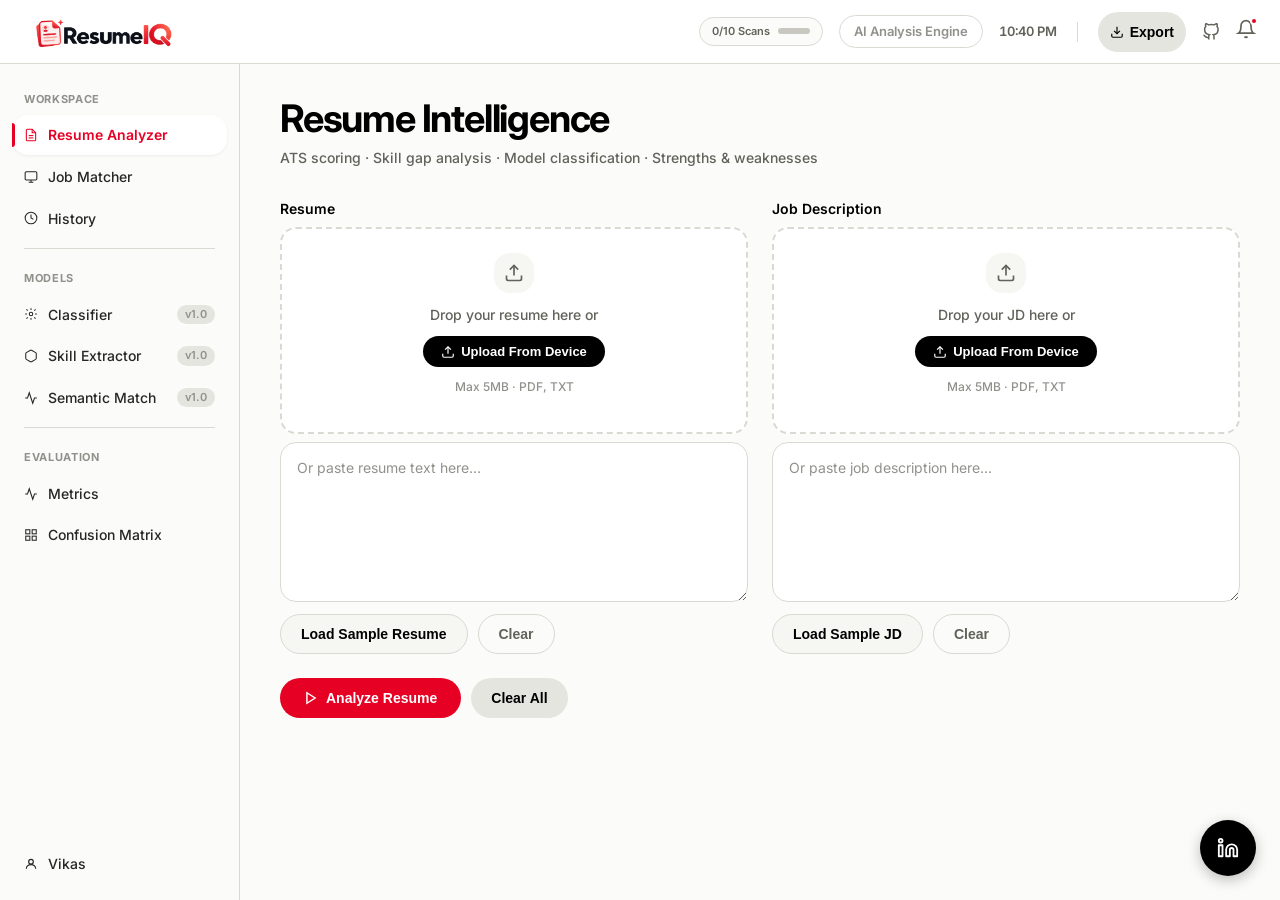
<file: frontend/index.html>
<!DOCTYPE html>
<html lang="en">
<head>
<meta charset="UTF-8">
<meta name="viewport" content="width=device-width, initial-scale=1, viewport-fit=cover">
<title>ResumeIQ — AI Resume Intelligence</title>
<link rel="preconnect" href="https://fonts.googleapis.com">
<link rel="preconnect" href="https://fonts.gstatic.com" crossorigin>
<link href="https://fonts.googleapis.com/css2?family=Inter:wght@400;500;600;700&display=swap" rel="stylesheet">
<link rel="stylesheet" href="styles.css">
  <link rel="icon" type="image/png" href="logo-square.png">
</head>
<body>
<div class="shell">

<!-- TOPBAR -->
<header class="topbar">
  <a href="index.html" class="topbar-brand">
    <img src="logo-wide.png" alt="ResumeIQ" style="height: 54px; object-fit: contain; margin-top: 4px;">
  </a>

  <div class="topbar-right" style="display: flex; align-items: center; gap: 16px;">
    <!-- Usage Meter -->
    <div class="usage-meter" title="3/10 Free Scans Used" style="display: flex; align-items: center; gap: 8px; background: var(--surface-soft); border: 1px solid var(--hairline); padding: 6px 12px; border-radius: 20px;">
      <div class="usage-text" style="font-size: 11px; font-weight: 600; color: var(--mute);">3/10 Scans</div>
      <div class="usage-bar-bg" style="width: 32px; height: 6px; background: var(--stone); border-radius: 3px; overflow: hidden;">
        <div class="usage-bar-fill" style="height: 100%; width: 30%; background: var(--primary); border-radius: 3px;"></div>
      </div>
    </div>

    <!-- Badge -->
    <span class="badge-model">AI Analysis Engine</span>

    <!-- Clock -->
    <div class="topbar-clock" id="topbarClock" style="font-weight: 600; color: var(--mute);">--:--</div>

    <div style="width: 1px; height: 20px; background: var(--hairline); margin: 0 4px;"></div>

    <!-- Export -->
    <button class="btn-secondary" style="padding: 6px 12px; gap: 6px;" onclick="window.print()">
      <svg width="14" height="14" viewBox="0 0 24 24" fill="none" stroke="currentColor" stroke-width="2"><path d="M21 15v4a2 2 0 0 1-2 2H5a2 2 0 0 1-2-2v-4"/><polyline points="7 10 12 15 17 10"/><line x1="12" y1="15" x2="12" y2="3"/></svg>
      Export
    </button>

    <!-- Github -->
    <a href="https://github.com/Mrvikas06/ResumeIQ" target="_blank" class="topbar-github" title="View Source on GitHub" style="color: var(--mute);">
      <svg width="18" height="18" viewBox="0 0 24 24" fill="none" stroke="currentColor" stroke-width="2"><path d="M9 19c-5 1.5-5-2.5-7-3m14 6v-3.87a3.37 3.37 0 0 0-.94-2.61c3.14-.35 6.44-1.54 6.44-7A5.44 5.44 0 0 0 20 4.77 5.07 5.07 0 0 0 19.91 1S18.73.65 16 2.48a13.38 13.38 0 0 0-7 0C6.27.65 5.09 1 5.09 1A5.07 5.07 0 0 0 5 4.77a5.44 5.44 0 0 0-1.5 3.78c0 5.42 3.3 6.61 6.44 7A3.37 3.37 0 0 0 9 18.13V22"/></svg>
    </a>

    <!-- Notifications -->
    <div class="nav-icon-btn" style="position: relative; cursor: pointer; color: var(--mute);" onclick="window.showToast('You have 1 new job match notification!')" title="Notifications">
      <svg width="20" height="20" viewBox="0 0 24 24" fill="none" stroke="currentColor" stroke-width="2"><path d="M18 8A6 6 0 0 0 6 8c0 7-3 9-3 9h18s-3-2-3-9"/><path d="M13.73 21a2 2 0 0 1-3.46 0"/></svg>
      <div style="position: absolute; top: -2px; right: -2px; width: 8px; height: 8px; background: var(--primary); border-radius: 50%; border: 2px solid var(--canvas);"></div>
    </div>
  </div>
</header>

<!-- SIDEBAR -->
<nav class="sidebar">
  <div class="sidebar-label">Workspace</div>
  <a href="index.html" class="sidebar-item active">
    <svg width="14" height="14" viewBox="0 0 24 24" fill="none" stroke="currentColor" stroke-width="1.8"><path d="M14 2H6a2 2 0 0 0-2 2v16a2 2 0 0 0 2 2h12a2 2 0 0 0 2-2V8z"/><polyline points="14 2 14 8 20 8"/><line x1="16" y1="13" x2="8" y2="13"/><line x1="16" y1="17" x2="8" y2="17"/></svg>
    Resume Analyzer
  </a>
  <a href="job-matcher.html" class="sidebar-item">
    <svg width="14" height="14" viewBox="0 0 24 24" fill="none" stroke="currentColor" stroke-width="1.8"><rect x="2" y="3" width="20" height="14" rx="2"/><path d="M8 21h8M12 17v4"/></svg>
    Job Matcher
  </a>
  <a href="history.html" class="sidebar-item">
    <svg width="14" height="14" viewBox="0 0 24 24" fill="none" stroke="currentColor" stroke-width="1.8"><circle cx="12" cy="12" r="10"/><polyline points="12 6 12 12 16 14"/></svg>
    History
  </a>
  <div class="sidebar-divider"></div>
  <div class="sidebar-label">Models</div>
  <a href="classifier.html" class="sidebar-item">
    <svg width="14" height="14" viewBox="0 0 24 24" fill="none" stroke="currentColor" stroke-width="1.8"><circle cx="12" cy="12" r="3"/><path d="M12 2v3M12 19v3M4.22 4.22l2.12 2.12M17.66 17.66l2.12 2.12M2 12h3M19 12h3M4.22 19.78l2.12-2.12M17.66 6.34l2.12-2.12"/></svg>
    Classifier
    <span class="sidebar-tag">v1.0</span>
  </a>
  <a href="skill-extractor.html" class="sidebar-item">
    <svg width="14" height="14" viewBox="0 0 24 24" fill="none" stroke="currentColor" stroke-width="1.8"><path d="M21 16V8a2 2 0 0 0-1-1.73l-7-4a2 2 0 0 0-2 0l-7 4A2 2 0 0 0 3 8v8a2 2 0 0 0 1 1.73l7 4a2 2 0 0 0 2 0l7-4A2 2 0 0 0 21 16z"/></svg>
    Skill Extractor
    <span class="sidebar-tag">v1.0</span>
  </a>
  <a href="semantic-match.html" class="sidebar-item">
    <svg width="14" height="14" viewBox="0 0 24 24" fill="none" stroke="currentColor" stroke-width="1.8"><path d="M22 12h-4l-3 9L9 3l-3 9H2"/></svg>
    Semantic Match
    <span class="sidebar-tag">v1.0</span>
  </a>
  <div class="sidebar-divider"></div>
  <div class="sidebar-label">Evaluation</div>
  <a href="metrics.html" class="sidebar-item">
    <svg width="14" height="14" viewBox="0 0 24 24" fill="none" stroke="currentColor" stroke-width="1.8"><polyline points="22 12 18 12 15 21 9 3 6 12 2 12"/></svg>
    Metrics
  </a>
  <a href="confusion-matrix.html" class="sidebar-item">
    <svg width="14" height="14" viewBox="0 0 24 24" fill="none" stroke="currentColor" stroke-width="1.8"><rect x="3" y="3" width="7" height="7"/><rect x="14" y="3" width="7" height="7"/><rect x="14" y="14" width="7" height="7"/><rect x="3" y="14" width="7" height="7"/></svg>
    Confusion Matrix
  </a>

  <div style="margin-top: auto;"></div>
  <a href="#" class="sidebar-item" id="profileBtn" style="margin-top: 8px;">
    <svg width="14" height="14" viewBox="0 0 24 24" fill="none" stroke="currentColor" stroke-width="2"><circle cx="12" cy="8" r="4"/><path d="M4 20c0-4 3.6-7 8-7s8 3 8 7"/></svg>
    Vikas
  </a>
</nav>

<!-- MAIN -->
<main class="main">
<div class="page">

  <div class="page-header">
    <h1>Resume Intelligence</h1>
    <p>ATS scoring · Skill gap analysis · Model classification · Strengths &amp; weaknesses</p>
  </div>

  <!-- INPUTS -->
  <div class="input-grid">
    <!-- Resume Column -->
    <div class="field-group">
      <div class="field-label">Resume</div>
      <div class="upload-zone" id="resumeDropZone">
        <input type="file" id="resumeFile" accept=".pdf,.txt" hidden>
        <div class="upload-icon">
          <svg width="20" height="20" viewBox="0 0 24 24" fill="none" stroke="currentColor" stroke-width="2"><path d="M21 15v4a2 2 0 0 1-2 2H5a2 2 0 0 1-2-2v-4"/><polyline points="17 8 12 3 7 8"/><line x1="12" y1="3" x2="12" y2="15"/></svg>
        </div>
        <div class="upload-text">Drop your resume here or</div>
        <button class="upload-btn" type="button" id="resumeUploadBtn">
          <svg width="14" height="14" viewBox="0 0 24 24" fill="none" stroke="currentColor" stroke-width="2"><path d="M21 15v4a2 2 0 0 1-2 2H5a2 2 0 0 1-2-2v-4"/><polyline points="17 8 12 3 7 8"/><line x1="12" y1="3" x2="12" y2="15"/></svg>
          Upload From Device
        </button>
        <div class="upload-meta">Max 5MB · PDF, TXT</div>
        <div class="upload-filename" id="resumeFileName"></div>
      </div>
      <textarea id="resumeInput" placeholder="Or paste resume text here…"></textarea>
      <div style="display: flex; gap: 10px; margin-top: 4px;">
        <button class="btn-demo" onclick="loadResumeDemo()" type="button">Load Sample Resume</button>
        <button class="btn-clear" onclick="clearResume()" type="button">Clear</button>
      </div>
    </div>

    <!-- Job Description Column -->
    <div class="field-group">
      <div class="field-label">Job Description</div>
      <div class="upload-zone" id="jobDropZone">
        <input type="file" id="jobFile" accept=".pdf,.txt" hidden>
        <div class="upload-icon">
          <svg width="20" height="20" viewBox="0 0 24 24" fill="none" stroke="currentColor" stroke-width="2"><path d="M21 15v4a2 2 0 0 1-2 2H5a2 2 0 0 1-2-2v-4"/><polyline points="17 8 12 3 7 8"/><line x1="12" y1="3" x2="12" y2="15"/></svg>
        </div>
        <div class="upload-text">Drop your JD here or</div>
        <button class="upload-btn" type="button" id="jobUploadBtn">
          <svg width="14" height="14" viewBox="0 0 24 24" fill="none" stroke="currentColor" stroke-width="2"><path d="M21 15v4a2 2 0 0 1-2 2H5a2 2 0 0 1-2-2v-4"/><polyline points="17 8 12 3 7 8"/><line x1="12" y1="3" x2="12" y2="15"/></svg>
          Upload From Device
        </button>
        <div class="upload-meta">Max 5MB · PDF, TXT</div>
        <div class="upload-filename" id="jobFileName"></div>
      </div>
      <textarea id="jobInput" placeholder="Or paste job description here…"></textarea>
      <div style="display: flex; gap: 10px; margin-top: 4px;">
        <button class="btn-demo" onclick="loadJobDemo()" type="button">Load Sample JD</button>
        <button class="btn-clear" onclick="clearJob()" type="button">Clear</button>
      </div>
    </div>
  </div>

  <div class="action-bar">
    <button class="btn-primary" id="analyzeBtn" onclick="runAnalysis()">
      <svg width="14" height="14" viewBox="0 0 24 24" fill="none" stroke="currentColor" stroke-width="2.5"><polygon points="5 3 19 12 5 21 5 3"/></svg>
      Analyze Resume
    </button>
    <button class="btn-secondary" onclick="clearAll()">Clear All</button>
  </div>

  <!-- LOADER -->
  <div class="loader" id="loader">
    <div class="spinner"></div>
    <div class="loader-text" id="loaderText">Running ML pipeline…</div>
  </div>

  <!-- RESULTS -->
  <div class="results" id="results">
    <!-- ATS HERO -->
    <div class="ats-hero">
      <div class="ring-wrap">
        <svg width="110" height="110">
          <circle cx="55" cy="55" r="44" fill="none" class="ring-bg" stroke-width="7"/>
          <circle id="atsRing" cx="55" cy="55" r="44" fill="none" stroke="#22d3ee"
            stroke-width="7" stroke-linecap="round"
            stroke-dasharray="276.5" stroke-dashoffset="276.5"
            style="transition:stroke-dashoffset 1s cubic-bezier(.22,1,.36,1)"/>
        </svg>
        <div class="ring-label">
          <span class="score-num" id="atsScore">--</span>
          <span class="score-sub">ATS</span>
        </div>
      </div>
      <div class="hero-meta">
        <h2 id="heroTitle">Analyzing…</h2>
        <p id="heroSub"></p>
      </div>
      <div class="hero-right">
        <span class="verdict-chip" id="verdictChip">—</span>
        <div style="font-size:12px;color:var(--mute);text-align:right;margin-top:2px" id="verdictSub"></div>
      </div>
    </div>

    <!-- METRICS -->
    <div class="metrics-row" id="metricsRow"></div>

    <!-- PROS CONS -->
    <div>
      <div class="section-label">Strengths &amp; Gaps</div>
      <div class="pc-grid">
        <div class="pc-card pros">
          <div class="pc-head">
            <svg width="14" height="14" viewBox="0 0 24 24" fill="none" stroke="currentColor" stroke-width="2.5"><polyline points="20 6 9 17 4 12"/></svg>
            Strengths
          </div>
          <div id="prosList"></div>
        </div>
        <div class="pc-card cons">
          <div class="pc-head">
            <svg width="14" height="14" viewBox="0 0 24 24" fill="none" stroke="currentColor" stroke-width="2.5"><line x1="18" y1="6" x2="6" y2="18"/><line x1="6" y1="6" x2="18" y2="18"/></svg>
            Gaps &amp; Risks
          </div>
          <div id="consList"></div>
        </div>
      </div>
    </div>

    <!-- SKILL BREAKDOWN -->
    <div class="card">
      <div class="card-title">Skill Breakdown</div>
      <div id="skillBars"></div>
      <div class="chips-section">
        <div class="chips-label">Matched</div>
        <div class="chips" id="matchedChips"></div>
      </div>
      <div class="chips-section">
        <div class="chips-label">Missing</div>
        <div class="chips" id="missingChips"></div>
      </div>
      <div class="chips-section">
        <div class="chips-label">Extra (not required)</div>
        <div class="chips" id="extraChips"></div>
      </div>
    </div>

    <!-- MODEL OUTPUT -->
    <div class="card">
      <div class="card-title">Model Output</div>
      <div class="model-row">
        <div class="mr-name">Classifier</div>
        <div class="mr-type">TF-IDF bigrams (10k feat.) + Logistic Regression</div>
        <div class="mr-val" id="mCategory">—</div>
      </div>
      <div class="model-row">
        <div class="mr-name">Confidence</div>
        <div class="mr-type">softmax prob over 6 classes</div>
        <div class="mr-val" id="mConfidence">—</div>
      </div>
      <div class="model-row">
        <div class="mr-name">Semantic Score</div>
        <div class="mr-type">TF-IDF cosine similarity (resume vs JD)</div>
        <div class="mr-val" id="mSemantic">—</div>
      </div>
      <div class="model-row">
        <div class="mr-name">Skill Overlap</div>
        <div class="mr-type">matched / required_skills count</div>
        <div class="mr-val" id="mSkillScore">—</div>
      </div>
      <div class="model-row">
        <div class="mr-name">ATS Formula</div>
        <div class="mr-type">0.6 × semantic + 0.4 × skill_overlap</div>
        <div class="mr-val" id="mOverall">—</div>
      </div>
      <div style="margin-top:20px">
        <div class="section-label">Classification Distribution</div>
        <div id="classProbs"></div>
      </div>
    </div>

    <!-- RECOMMENDATION -->
    <div>
      <div class="section-label">Recommendation</div>
      <div class="reco-box" id="recoBox"></div>
    </div>

  </div><!-- /results -->
</div><!-- /page -->
</main>

</div><!-- /shell -->

<script src="app.js"></script>
<script src="profile.js"></script>
</body>
</html>
</file>
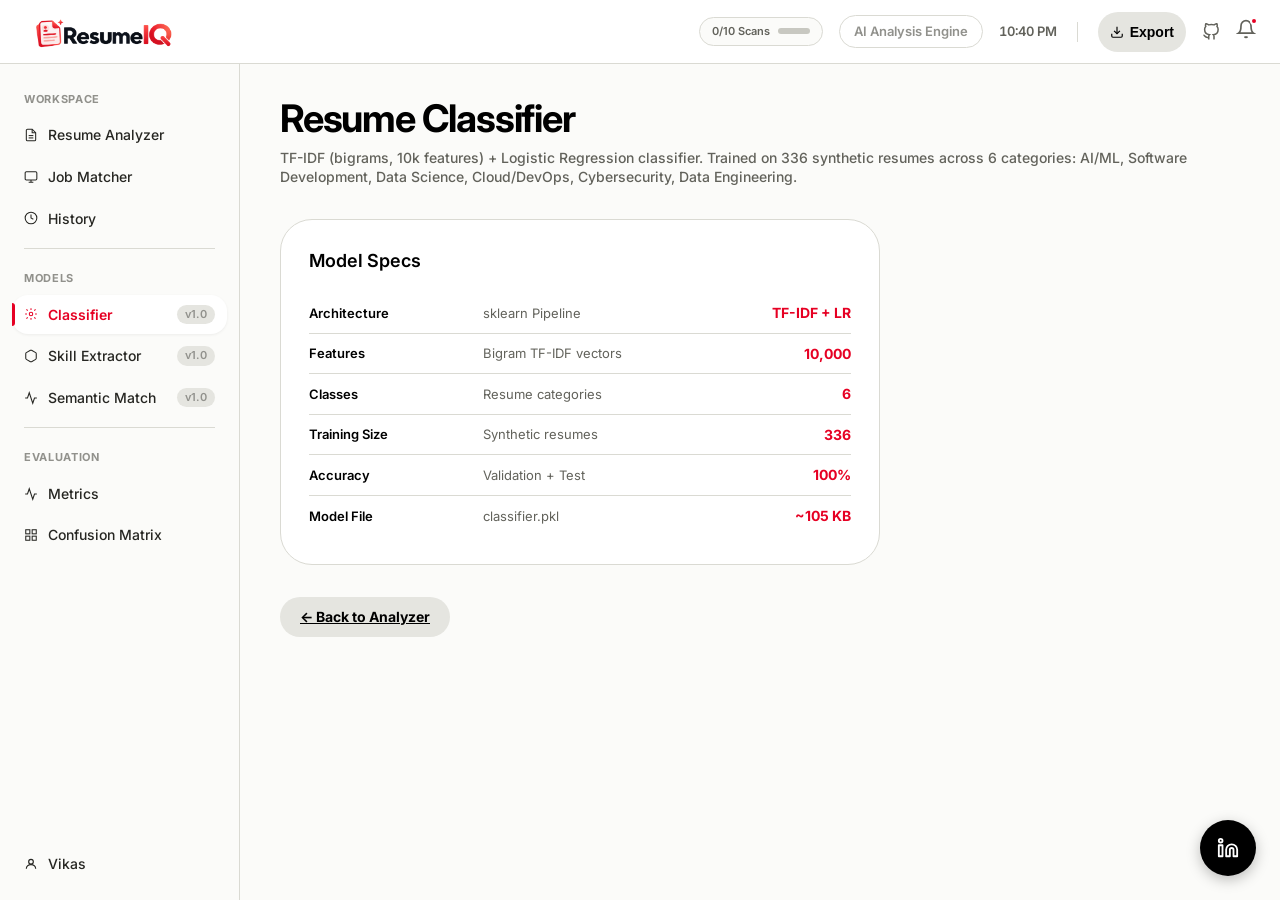
<file: frontend/classifier.html>
<!DOCTYPE html>
<html lang="en">
<head>
<meta charset="UTF-8">
<meta name="viewport" content="width=device-width, initial-scale=1, viewport-fit=cover">
<title>Resume Classifier — ResumeIQ</title>
<link rel="preconnect" href="https://fonts.googleapis.com">
<link rel="preconnect" href="https://fonts.gstatic.com" crossorigin>
<link href="https://fonts.googleapis.com/css2?family=Inter:wght@400;500;600;700&display=swap" rel="stylesheet">
<link rel="stylesheet" href="styles.css">
  <link rel="icon" type="image/png" href="logo-square.png">
</head>
<body>
<div class="shell">

<header class="topbar">
  <a href="index.html" class="topbar-brand">
    <img src="logo-wide.png" alt="ResumeIQ" style="height: 54px; object-fit: contain; margin-top: 4px;">
  </a>

  <div class="topbar-right" style="display: flex; align-items: center; gap: 16px;">
    <!-- Usage Meter -->
    <div class="usage-meter" title="3/10 Free Scans Used" style="display: flex; align-items: center; gap: 8px; background: var(--surface-soft); border: 1px solid var(--hairline); padding: 6px 12px; border-radius: 20px;">
      <div class="usage-text" style="font-size: 11px; font-weight: 600; color: var(--mute);">3/10 Scans</div>
      <div class="usage-bar-bg" style="width: 32px; height: 6px; background: var(--stone); border-radius: 3px; overflow: hidden;">
        <div class="usage-bar-fill" style="height: 100%; width: 30%; background: var(--primary); border-radius: 3px;"></div>
      </div>
    </div>

    <!-- Badge -->
    <span class="badge-model">AI Analysis Engine</span>

    <!-- Clock -->
    <div class="topbar-clock" id="topbarClock" style="font-weight: 600; color: var(--mute);">--:--</div>

    <div style="width: 1px; height: 20px; background: var(--hairline); margin: 0 4px;"></div>

    <!-- Export -->
    <button class="btn-secondary" style="padding: 6px 12px; gap: 6px;" onclick="window.print()">
      <svg width="14" height="14" viewBox="0 0 24 24" fill="none" stroke="currentColor" stroke-width="2"><path d="M21 15v4a2 2 0 0 1-2 2H5a2 2 0 0 1-2-2v-4"/><polyline points="7 10 12 15 17 10"/><line x1="12" y1="15" x2="12" y2="3"/></svg>
      Export
    </button>

    <!-- Github -->
    <a href="https://github.com/Mrvikas06/ResumeIQ" target="_blank" class="topbar-github" title="View Source on GitHub" style="color: var(--mute);">
      <svg width="18" height="18" viewBox="0 0 24 24" fill="none" stroke="currentColor" stroke-width="2"><path d="M9 19c-5 1.5-5-2.5-7-3m14 6v-3.87a3.37 3.37 0 0 0-.94-2.61c3.14-.35 6.44-1.54 6.44-7A5.44 5.44 0 0 0 20 4.77 5.07 5.07 0 0 0 19.91 1S18.73.65 16 2.48a13.38 13.38 0 0 0-7 0C6.27.65 5.09 1 5.09 1A5.07 5.07 0 0 0 5 4.77a5.44 5.44 0 0 0-1.5 3.78c0 5.42 3.3 6.61 6.44 7A3.37 3.37 0 0 0 9 18.13V22"/></svg>
    </a>

    <!-- Notifications -->
    <div class="nav-icon-btn" style="position: relative; cursor: pointer; color: var(--mute);" onclick="window.showToast('You have 1 new job match notification!')" title="Notifications">
      <svg width="20" height="20" viewBox="0 0 24 24" fill="none" stroke="currentColor" stroke-width="2"><path d="M18 8A6 6 0 0 0 6 8c0 7-3 9-3 9h18s-3-2-3-9"/><path d="M13.73 21a2 2 0 0 1-3.46 0"/></svg>
      <div style="position: absolute; top: -2px; right: -2px; width: 8px; height: 8px; background: var(--primary); border-radius: 50%; border: 2px solid var(--canvas);"></div>
    </div>
  </div>
</header>

<nav class="sidebar">
  <div class="sidebar-label">Workspace</div>
  <a href="index.html" class="sidebar-item">
    <svg width="14" height="14" viewBox="0 0 24 24" fill="none" stroke="currentColor" stroke-width="1.8"><path d="M14 2H6a2 2 0 0 0-2 2v16a2 2 0 0 0 2 2h12a2 2 0 0 0 2-2V8z"/><polyline points="14 2 14 8 20 8"/><line x1="16" y1="13" x2="8" y2="13"/><line x1="16" y1="17" x2="8" y2="17"/></svg>
    Resume Analyzer
  </a>
  <a href="job-matcher.html" class="sidebar-item">
    <svg width="14" height="14" viewBox="0 0 24 24" fill="none" stroke="currentColor" stroke-width="1.8"><rect x="2" y="3" width="20" height="14" rx="2"/><path d="M8 21h8M12 17v4"/></svg>
    Job Matcher
  </a>
  <a href="history.html" class="sidebar-item">
    <svg width="14" height="14" viewBox="0 0 24 24" fill="none" stroke="currentColor" stroke-width="1.8"><circle cx="12" cy="12" r="10"/><polyline points="12 6 12 12 16 14"/></svg>
    History
  </a>
  <div class="sidebar-divider"></div>
  <div class="sidebar-label">Models</div>
  <a href="classifier.html" class="sidebar-item active"><svg width="14" height="14" viewBox="0 0 24 24" fill="none" stroke="currentColor" stroke-width="1.8"><circle cx="12" cy="12" r="3"/><path d="M12 2v3M12 19v3M4.22 4.22l2.12 2.12M17.66 17.66l2.12 2.12M2 12h3M19 12h3M4.22 19.78l2.12-2.12M17.66 6.34l2.12-2.12"/></svg>Classifier<span class="sidebar-tag">v1.0</span></a>
  <a href="skill-extractor.html" class="sidebar-item"><svg width="14" height="14" viewBox="0 0 24 24" fill="none" stroke="currentColor" stroke-width="1.8"><path d="M21 16V8a2 2 0 0 0-1-1.73l-7-4a2 2 0 0 0-2 0l-7 4A2 2 0 0 0 3 8v8a2 2 0 0 0 1 1.73l7 4a2 2 0 0 0 2 0l7-4A2 2 0 0 0 21 16z"/></svg>Skill Extractor<span class="sidebar-tag">v1.0</span></a>
  <a href="semantic-match.html" class="sidebar-item"><svg width="14" height="14" viewBox="0 0 24 24" fill="none" stroke="currentColor" stroke-width="1.8"><path d="M22 12h-4l-3 9L9 3l-3 9H2"/></svg>Semantic Match<span class="sidebar-tag">v1.0</span></a>
  <div class="sidebar-divider"></div>
  <div class="sidebar-label">Evaluation</div>
  <a href="metrics.html" class="sidebar-item"><svg width="14" height="14" viewBox="0 0 24 24" fill="none" stroke="currentColor" stroke-width="1.8"><polyline points="22 12 18 12 15 21 9 3 6 12 2 12"/></svg>Metrics</a>
  <a href="confusion-matrix.html" class="sidebar-item"><svg width="14" height="14" viewBox="0 0 24 24" fill="none" stroke="currentColor" stroke-width="1.8"><rect x="3" y="3" width="7" height="7"/><rect x="14" y="3" width="7" height="7"/><rect x="14" y="14" width="7" height="7"/><rect x="3" y="14" width="7" height="7"/></svg>Confusion Matrix</a>

  <div style="margin-top: auto;"></div>
  <a href="#" class="sidebar-item" id="profileBtn" style="margin-top: 8px;">
    <svg width="14" height="14" viewBox="0 0 24 24" fill="none" stroke="currentColor" stroke-width="2"><circle cx="12" cy="8" r="4"/><path d="M4 20c0-4 3.6-7 8-7s8 3 8 7"/></svg>
    Vikas
  </a>
</nav>

<main class="main">
<div class="page">
  <div class="page-header">
    <h1>Resume Classifier</h1>
    <p>TF-IDF (bigrams, 10k features) + Logistic Regression classifier. Trained on 336 synthetic resumes across 6 categories: AI/ML, Software Development, Data Science, Cloud/DevOps, Cybersecurity, Data Engineering.</p>
  </div>
  
    <div class="card" style="margin-top:24px;max-width:600px">
      <div class="card-title">Model Specs</div>
      <div class="model-row"><div class="mr-name">Architecture</div><div class="mr-type">sklearn Pipeline</div><div class="mr-val">TF-IDF + LR</div></div>
      <div class="model-row"><div class="mr-name">Features</div><div class="mr-type">Bigram TF-IDF vectors</div><div class="mr-val">10,000</div></div>
      <div class="model-row"><div class="mr-name">Classes</div><div class="mr-type">Resume categories</div><div class="mr-val">6</div></div>
      <div class="model-row"><div class="mr-name">Training Size</div><div class="mr-type">Synthetic resumes</div><div class="mr-val">336</div></div>
      <div class="model-row"><div class="mr-name">Accuracy</div><div class="mr-type">Validation + Test</div><div class="mr-val">100%</div></div>
      <div class="model-row"><div class="mr-name">Model File</div><div class="mr-type">classifier.pkl</div><div class="mr-val">~105 KB</div></div>
    </div>
  <div style="margin-top:32px">
    <a href="index.html" class="btn-secondary">← Back to Analyzer</a>
  </div>
</div>
</main>

</div>
<script src="profile.js"></script>
</body>
</html>
</file>
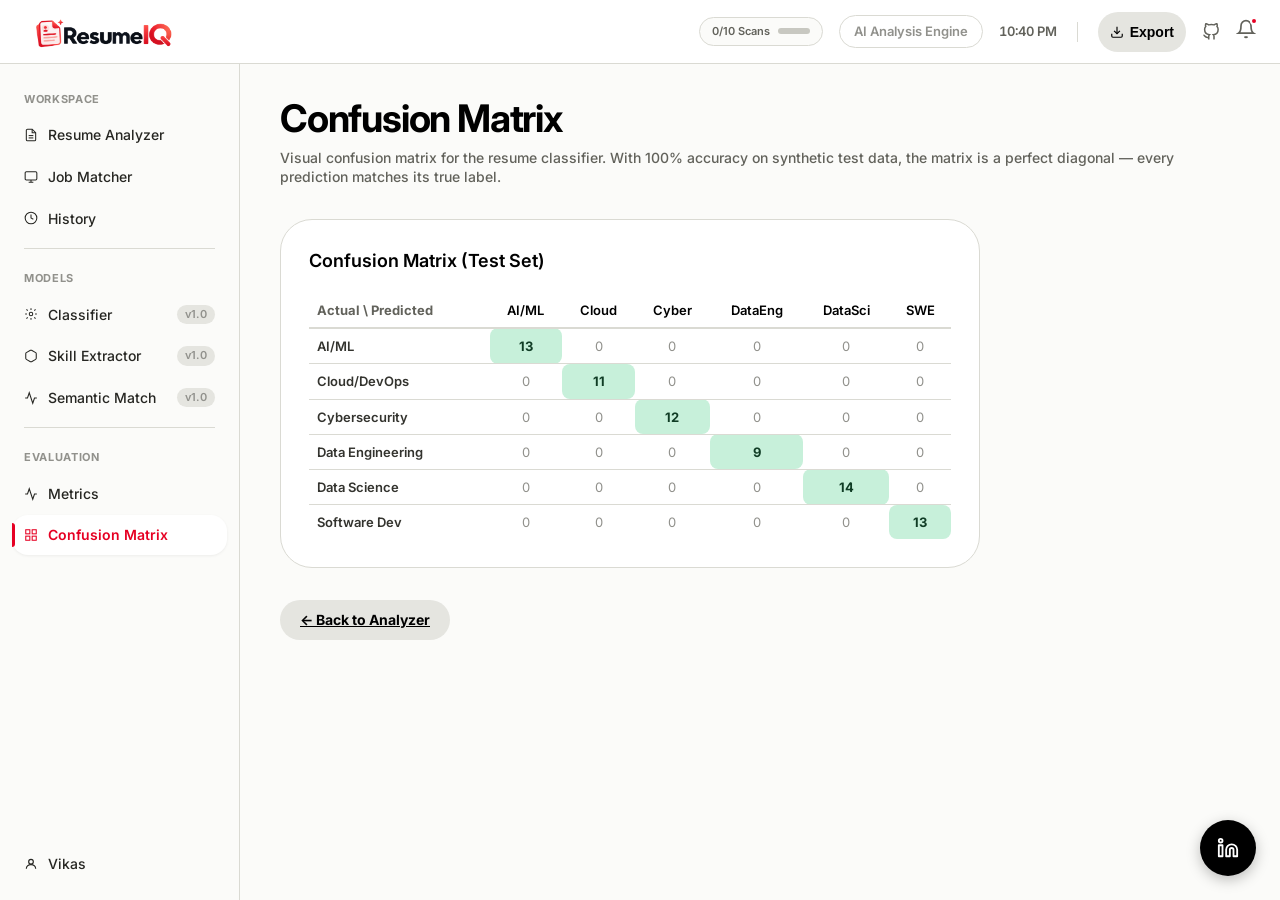
<file: frontend/confusion-matrix.html>
<!DOCTYPE html>
<html lang="en">
<head>
<meta charset="UTF-8">
<meta name="viewport" content="width=device-width, initial-scale=1, viewport-fit=cover">
<title>Confusion Matrix — ResumeIQ</title>
<link rel="preconnect" href="https://fonts.googleapis.com">
<link rel="preconnect" href="https://fonts.gstatic.com" crossorigin>
<link href="https://fonts.googleapis.com/css2?family=Inter:wght@400;500;600;700&display=swap" rel="stylesheet">
<link rel="stylesheet" href="styles.css">
  <link rel="icon" type="image/png" href="logo-square.png">
</head>
<body>
<div class="shell">

<header class="topbar">
  <a href="index.html" class="topbar-brand">
    <img src="logo-wide.png" alt="ResumeIQ" style="height: 54px; object-fit: contain; margin-top: 4px;">
  </a>

  <div class="topbar-right" style="display: flex; align-items: center; gap: 16px;">
    <!-- Usage Meter -->
    <div class="usage-meter" title="3/10 Free Scans Used" style="display: flex; align-items: center; gap: 8px; background: var(--surface-soft); border: 1px solid var(--hairline); padding: 6px 12px; border-radius: 20px;">
      <div class="usage-text" style="font-size: 11px; font-weight: 600; color: var(--mute);">3/10 Scans</div>
      <div class="usage-bar-bg" style="width: 32px; height: 6px; background: var(--stone); border-radius: 3px; overflow: hidden;">
        <div class="usage-bar-fill" style="height: 100%; width: 30%; background: var(--primary); border-radius: 3px;"></div>
      </div>
    </div>

    <!-- Badge -->
    <span class="badge-model">AI Analysis Engine</span>

    <!-- Clock -->
    <div class="topbar-clock" id="topbarClock" style="font-weight: 600; color: var(--mute);">--:--</div>

    <div style="width: 1px; height: 20px; background: var(--hairline); margin: 0 4px;"></div>

    <!-- Export -->
    <button class="btn-secondary" style="padding: 6px 12px; gap: 6px;" onclick="window.print()">
      <svg width="14" height="14" viewBox="0 0 24 24" fill="none" stroke="currentColor" stroke-width="2"><path d="M21 15v4a2 2 0 0 1-2 2H5a2 2 0 0 1-2-2v-4"/><polyline points="7 10 12 15 17 10"/><line x1="12" y1="15" x2="12" y2="3"/></svg>
      Export
    </button>

    <!-- Github -->
    <a href="https://github.com/Mrvikas06/ResumeIQ" target="_blank" class="topbar-github" title="View Source on GitHub" style="color: var(--mute);">
      <svg width="18" height="18" viewBox="0 0 24 24" fill="none" stroke="currentColor" stroke-width="2"><path d="M9 19c-5 1.5-5-2.5-7-3m14 6v-3.87a3.37 3.37 0 0 0-.94-2.61c3.14-.35 6.44-1.54 6.44-7A5.44 5.44 0 0 0 20 4.77 5.07 5.07 0 0 0 19.91 1S18.73.65 16 2.48a13.38 13.38 0 0 0-7 0C6.27.65 5.09 1 5.09 1A5.07 5.07 0 0 0 5 4.77a5.44 5.44 0 0 0-1.5 3.78c0 5.42 3.3 6.61 6.44 7A3.37 3.37 0 0 0 9 18.13V22"/></svg>
    </a>

    <!-- Notifications -->
    <div class="nav-icon-btn" style="position: relative; cursor: pointer; color: var(--mute);" onclick="window.showToast('You have 1 new job match notification!')" title="Notifications">
      <svg width="20" height="20" viewBox="0 0 24 24" fill="none" stroke="currentColor" stroke-width="2"><path d="M18 8A6 6 0 0 0 6 8c0 7-3 9-3 9h18s-3-2-3-9"/><path d="M13.73 21a2 2 0 0 1-3.46 0"/></svg>
      <div style="position: absolute; top: -2px; right: -2px; width: 8px; height: 8px; background: var(--primary); border-radius: 50%; border: 2px solid var(--canvas);"></div>
    </div>
  </div>
</header>

<nav class="sidebar">
  <div class="sidebar-label">Workspace</div>
  <a href="index.html" class="sidebar-item">
    <svg width="14" height="14" viewBox="0 0 24 24" fill="none" stroke="currentColor" stroke-width="1.8"><path d="M14 2H6a2 2 0 0 0-2 2v16a2 2 0 0 0 2 2h12a2 2 0 0 0 2-2V8z"/><polyline points="14 2 14 8 20 8"/><line x1="16" y1="13" x2="8" y2="13"/><line x1="16" y1="17" x2="8" y2="17"/></svg>
    Resume Analyzer
  </a>
  <a href="job-matcher.html" class="sidebar-item">
    <svg width="14" height="14" viewBox="0 0 24 24" fill="none" stroke="currentColor" stroke-width="1.8"><rect x="2" y="3" width="20" height="14" rx="2"/><path d="M8 21h8M12 17v4"/></svg>
    Job Matcher
  </a>
  <a href="history.html" class="sidebar-item">
    <svg width="14" height="14" viewBox="0 0 24 24" fill="none" stroke="currentColor" stroke-width="1.8"><circle cx="12" cy="12" r="10"/><polyline points="12 6 12 12 16 14"/></svg>
    History
  </a>
  <div class="sidebar-divider"></div>
  <div class="sidebar-label">Models</div>
  <a href="classifier.html" class="sidebar-item"><svg width="14" height="14" viewBox="0 0 24 24" fill="none" stroke="currentColor" stroke-width="1.8"><circle cx="12" cy="12" r="3"/><path d="M12 2v3M12 19v3M4.22 4.22l2.12 2.12M17.66 17.66l2.12 2.12M2 12h3M19 12h3M4.22 19.78l2.12-2.12M17.66 6.34l2.12-2.12"/></svg>Classifier<span class="sidebar-tag">v1.0</span></a>
  <a href="skill-extractor.html" class="sidebar-item"><svg width="14" height="14" viewBox="0 0 24 24" fill="none" stroke="currentColor" stroke-width="1.8"><path d="M21 16V8a2 2 0 0 0-1-1.73l-7-4a2 2 0 0 0-2 0l-7 4A2 2 0 0 0 3 8v8a2 2 0 0 0 1 1.73l7 4a2 2 0 0 0 2 0l7-4A2 2 0 0 0 21 16z"/></svg>Skill Extractor<span class="sidebar-tag">v1.0</span></a>
  <a href="semantic-match.html" class="sidebar-item"><svg width="14" height="14" viewBox="0 0 24 24" fill="none" stroke="currentColor" stroke-width="1.8"><path d="M22 12h-4l-3 9L9 3l-3 9H2"/></svg>Semantic Match<span class="sidebar-tag">v1.0</span></a>
  <div class="sidebar-divider"></div>
  <div class="sidebar-label">Evaluation</div>
  <a href="metrics.html" class="sidebar-item"><svg width="14" height="14" viewBox="0 0 24 24" fill="none" stroke="currentColor" stroke-width="1.8"><polyline points="22 12 18 12 15 21 9 3 6 12 2 12"/></svg>Metrics</a>
  <a href="confusion-matrix.html" class="sidebar-item active"><svg width="14" height="14" viewBox="0 0 24 24" fill="none" stroke="currentColor" stroke-width="1.8"><rect x="3" y="3" width="7" height="7"/><rect x="14" y="3" width="7" height="7"/><rect x="14" y="14" width="7" height="7"/><rect x="3" y="14" width="7" height="7"/></svg>Confusion Matrix</a>

  <div style="margin-top: auto;"></div>
  <a href="#" class="sidebar-item" id="profileBtn" style="margin-top: 8px;">
    <svg width="14" height="14" viewBox="0 0 24 24" fill="none" stroke="currentColor" stroke-width="2"><circle cx="12" cy="8" r="4"/><path d="M4 20c0-4 3.6-7 8-7s8 3 8 7"/></svg>
    Vikas
  </a>
</nav>

<main class="main">
<div class="page">
  <div class="page-header">
    <h1>Confusion Matrix</h1>
    <p>Visual confusion matrix for the resume classifier. With 100% accuracy on synthetic test data, the matrix is a perfect diagonal — every prediction matches its true label.</p>
  </div>
  
    <div class="card" style="margin-top:24px;max-width:700px">
      <div class="card-title">Confusion Matrix (Test Set)</div>
      <table style="width:100%;font-size:13px;border-collapse:collapse;text-align:center">
        <thead><tr style="border-bottom:2px solid var(--hairline)">
          <th style="padding:8px;font-weight:700;color:var(--mute);text-align:left">Actual \ Predicted</th>
          <th style="padding:8px;font-weight:600;color:var(--ink)">AI/ML</th>
          <th style="padding:8px;font-weight:600;color:var(--ink)">Cloud</th>
          <th style="padding:8px;font-weight:600;color:var(--ink)">Cyber</th>
          <th style="padding:8px;font-weight:600;color:var(--ink)">DataEng</th>
          <th style="padding:8px;font-weight:600;color:var(--ink)">DataSci</th>
          <th style="padding:8px;font-weight:600;color:var(--ink)">SWE</th>
        </tr></thead>
        <tbody>
          <tr style="border-bottom:1px solid var(--hairline)"><td style="padding:8px;text-align:left;font-weight:600">AI/ML</td><td style="padding:8px;background:var(--green-bg);color:var(--green);font-weight:700;border-radius:8px">13</td><td style="padding:8px;color:var(--ash)">0</td><td style="padding:8px;color:var(--ash)">0</td><td style="padding:8px;color:var(--ash)">0</td><td style="padding:8px;color:var(--ash)">0</td><td style="padding:8px;color:var(--ash)">0</td></tr>
          <tr style="border-bottom:1px solid var(--hairline)"><td style="padding:8px;text-align:left;font-weight:600">Cloud/DevOps</td><td style="padding:8px;color:var(--ash)">0</td><td style="padding:8px;background:var(--green-bg);color:var(--green);font-weight:700;border-radius:8px">11</td><td style="padding:8px;color:var(--ash)">0</td><td style="padding:8px;color:var(--ash)">0</td><td style="padding:8px;color:var(--ash)">0</td><td style="padding:8px;color:var(--ash)">0</td></tr>
          <tr style="border-bottom:1px solid var(--hairline)"><td style="padding:8px;text-align:left;font-weight:600">Cybersecurity</td><td style="padding:8px;color:var(--ash)">0</td><td style="padding:8px;color:var(--ash)">0</td><td style="padding:8px;background:var(--green-bg);color:var(--green);font-weight:700;border-radius:8px">12</td><td style="padding:8px;color:var(--ash)">0</td><td style="padding:8px;color:var(--ash)">0</td><td style="padding:8px;color:var(--ash)">0</td></tr>
          <tr style="border-bottom:1px solid var(--hairline)"><td style="padding:8px;text-align:left;font-weight:600">Data Engineering</td><td style="padding:8px;color:var(--ash)">0</td><td style="padding:8px;color:var(--ash)">0</td><td style="padding:8px;color:var(--ash)">0</td><td style="padding:8px;background:var(--green-bg);color:var(--green);font-weight:700;border-radius:8px">9</td><td style="padding:8px;color:var(--ash)">0</td><td style="padding:8px;color:var(--ash)">0</td></tr>
          <tr style="border-bottom:1px solid var(--hairline)"><td style="padding:8px;text-align:left;font-weight:600">Data Science</td><td style="padding:8px;color:var(--ash)">0</td><td style="padding:8px;color:var(--ash)">0</td><td style="padding:8px;color:var(--ash)">0</td><td style="padding:8px;color:var(--ash)">0</td><td style="padding:8px;background:var(--green-bg);color:var(--green);font-weight:700;border-radius:8px">14</td><td style="padding:8px;color:var(--ash)">0</td></tr>
          <tr><td style="padding:8px;text-align:left;font-weight:600">Software Dev</td><td style="padding:8px;color:var(--ash)">0</td><td style="padding:8px;color:var(--ash)">0</td><td style="padding:8px;color:var(--ash)">0</td><td style="padding:8px;color:var(--ash)">0</td><td style="padding:8px;color:var(--ash)">0</td><td style="padding:8px;background:var(--green-bg);color:var(--green);font-weight:700;border-radius:8px">13</td></tr>
        </tbody>
      </table>
    </div>
  <div style="margin-top:32px">
    <a href="index.html" class="btn-secondary">← Back to Analyzer</a>
  </div>
</div>
</main>

</div>
<script src="profile.js"></script>
</body>
</html>
</file>
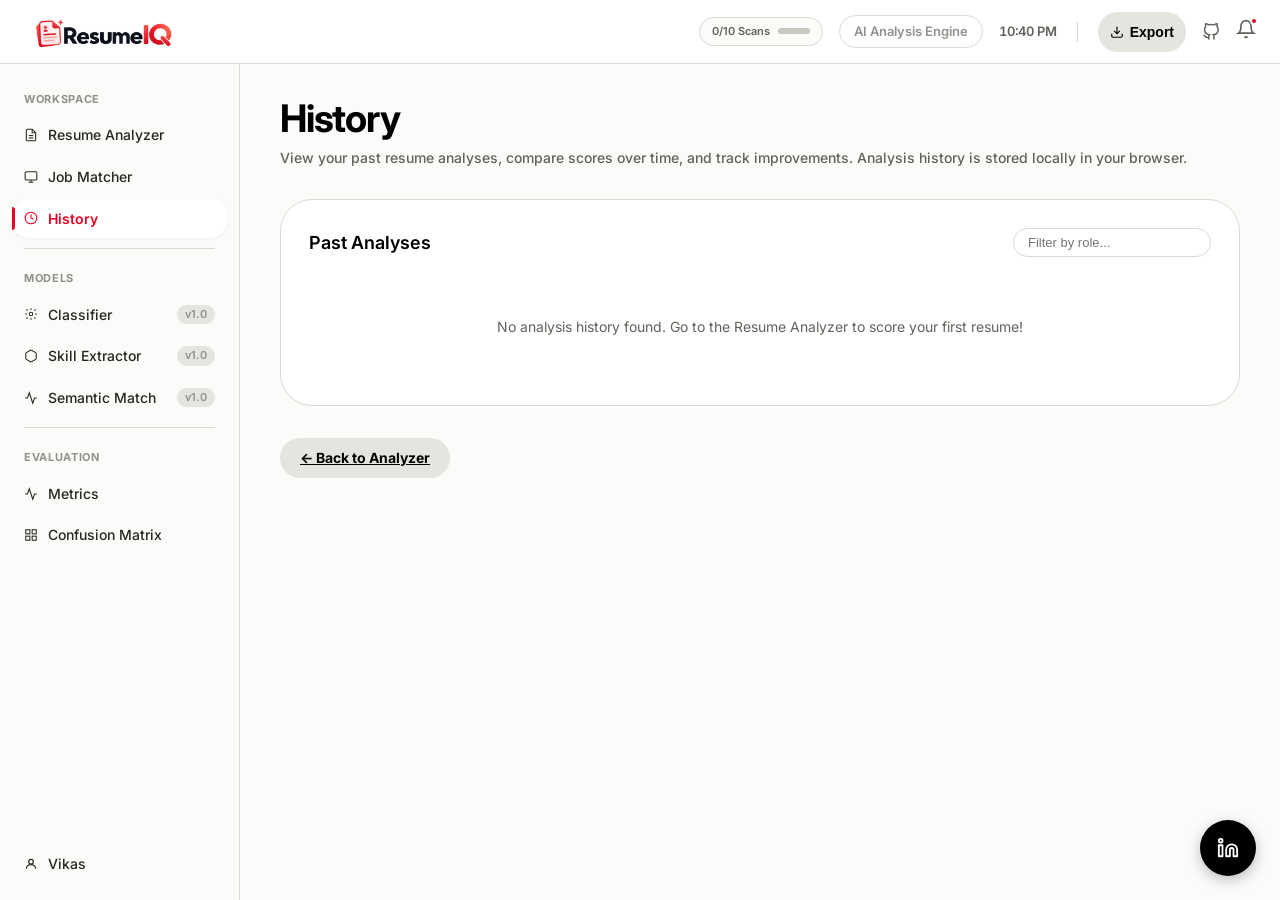
<file: frontend/history.html>
<!DOCTYPE html>
<html lang="en">
<head>
<meta charset="UTF-8">
<meta name="viewport" content="width=device-width, initial-scale=1, viewport-fit=cover">
<title>History — ResumeIQ</title>
<link rel="preconnect" href="https://fonts.googleapis.com">
<link rel="preconnect" href="https://fonts.gstatic.com" crossorigin>
<link href="https://fonts.googleapis.com/css2?family=Inter:wght@400;500;600;700&display=swap" rel="stylesheet">
<link rel="stylesheet" href="styles.css">
  <link rel="icon" type="image/png" href="logo-square.png">
</head>
<body>
<div class="shell">

<header class="topbar">
  <a href="index.html" class="topbar-brand">
    <img src="logo-wide.png" alt="ResumeIQ" style="height: 54px; object-fit: contain; margin-top: 4px;">
  </a>

  <div class="topbar-right" style="display: flex; align-items: center; gap: 16px;">
    <!-- Usage Meter -->
    <div class="usage-meter" title="3/10 Free Scans Used" style="display: flex; align-items: center; gap: 8px; background: var(--surface-soft); border: 1px solid var(--hairline); padding: 6px 12px; border-radius: 20px;">
      <div class="usage-text" style="font-size: 11px; font-weight: 600; color: var(--mute);">3/10 Scans</div>
      <div class="usage-bar-bg" style="width: 32px; height: 6px; background: var(--stone); border-radius: 3px; overflow: hidden;">
        <div class="usage-bar-fill" style="height: 100%; width: 30%; background: var(--primary); border-radius: 3px;"></div>
      </div>
    </div>

    <!-- Badge -->
    <span class="badge-model">AI Analysis Engine</span>

    <!-- Clock -->
    <div class="topbar-clock" id="topbarClock" style="font-weight: 600; color: var(--mute);">--:--</div>

    <div style="width: 1px; height: 20px; background: var(--hairline); margin: 0 4px;"></div>

    <!-- Export -->
    <button class="btn-secondary" style="padding: 6px 12px; gap: 6px;" onclick="window.print()">
      <svg width="14" height="14" viewBox="0 0 24 24" fill="none" stroke="currentColor" stroke-width="2"><path d="M21 15v4a2 2 0 0 1-2 2H5a2 2 0 0 1-2-2v-4"/><polyline points="7 10 12 15 17 10"/><line x1="12" y1="15" x2="12" y2="3"/></svg>
      Export
    </button>

    <!-- Github -->
    <a href="https://github.com/Mrvikas06/ResumeIQ" target="_blank" class="topbar-github" title="View Source on GitHub" style="color: var(--mute);">
      <svg width="18" height="18" viewBox="0 0 24 24" fill="none" stroke="currentColor" stroke-width="2"><path d="M9 19c-5 1.5-5-2.5-7-3m14 6v-3.87a3.37 3.37 0 0 0-.94-2.61c3.14-.35 6.44-1.54 6.44-7A5.44 5.44 0 0 0 20 4.77 5.07 5.07 0 0 0 19.91 1S18.73.65 16 2.48a13.38 13.38 0 0 0-7 0C6.27.65 5.09 1 5.09 1A5.07 5.07 0 0 0 5 4.77a5.44 5.44 0 0 0-1.5 3.78c0 5.42 3.3 6.61 6.44 7A3.37 3.37 0 0 0 9 18.13V22"/></svg>
    </a>

    <!-- Notifications -->
    <div class="nav-icon-btn" style="position: relative; cursor: pointer; color: var(--mute);" onclick="window.showToast('You have 1 new job match notification!')" title="Notifications">
      <svg width="20" height="20" viewBox="0 0 24 24" fill="none" stroke="currentColor" stroke-width="2"><path d="M18 8A6 6 0 0 0 6 8c0 7-3 9-3 9h18s-3-2-3-9"/><path d="M13.73 21a2 2 0 0 1-3.46 0"/></svg>
      <div style="position: absolute; top: -2px; right: -2px; width: 8px; height: 8px; background: var(--primary); border-radius: 50%; border: 2px solid var(--canvas);"></div>
    </div>
  </div>
</header>

<nav class="sidebar">
  <div class="sidebar-label">Workspace</div>
  <a href="index.html" class="sidebar-item">
    <svg width="14" height="14" viewBox="0 0 24 24" fill="none" stroke="currentColor" stroke-width="1.8"><path d="M14 2H6a2 2 0 0 0-2 2v16a2 2 0 0 0 2 2h12a2 2 0 0 0 2-2V8z"/><polyline points="14 2 14 8 20 8"/><line x1="16" y1="13" x2="8" y2="13"/><line x1="16" y1="17" x2="8" y2="17"/></svg>
    Resume Analyzer
  </a>
  <a href="job-matcher.html" class="sidebar-item">
    <svg width="14" height="14" viewBox="0 0 24 24" fill="none" stroke="currentColor" stroke-width="1.8"><rect x="2" y="3" width="20" height="14" rx="2"/><path d="M8 21h8M12 17v4"/></svg>
    Job Matcher
  </a>
  <a href="history.html" class="sidebar-item active">
    <svg width="14" height="14" viewBox="0 0 24 24" fill="none" stroke="currentColor" stroke-width="1.8"><circle cx="12" cy="12" r="10"/><polyline points="12 6 12 12 16 14"/></svg>
    History
  </a>
  <div class="sidebar-divider"></div>
  <div class="sidebar-label">Models</div>
  <a href="classifier.html" class="sidebar-item"><svg width="14" height="14" viewBox="0 0 24 24" fill="none" stroke="currentColor" stroke-width="1.8"><circle cx="12" cy="12" r="3"/><path d="M12 2v3M12 19v3M4.22 4.22l2.12 2.12M17.66 17.66l2.12 2.12M2 12h3M19 12h3M4.22 19.78l2.12-2.12M17.66 6.34l2.12-2.12"/></svg>Classifier<span class="sidebar-tag">v1.0</span></a>
  <a href="skill-extractor.html" class="sidebar-item"><svg width="14" height="14" viewBox="0 0 24 24" fill="none" stroke="currentColor" stroke-width="1.8"><path d="M21 16V8a2 2 0 0 0-1-1.73l-7-4a2 2 0 0 0-2 0l-7 4A2 2 0 0 0 3 8v8a2 2 0 0 0 1 1.73l7 4a2 2 0 0 0 2 0l7-4A2 2 0 0 0 21 16z"/></svg>Skill Extractor<span class="sidebar-tag">v1.0</span></a>
  <a href="semantic-match.html" class="sidebar-item"><svg width="14" height="14" viewBox="0 0 24 24" fill="none" stroke="currentColor" stroke-width="1.8"><path d="M22 12h-4l-3 9L9 3l-3 9H2"/></svg>Semantic Match<span class="sidebar-tag">v1.0</span></a>
  <div class="sidebar-divider"></div>
  <div class="sidebar-label">Evaluation</div>
  <a href="metrics.html" class="sidebar-item"><svg width="14" height="14" viewBox="0 0 24 24" fill="none" stroke="currentColor" stroke-width="1.8"><polyline points="22 12 18 12 15 21 9 3 6 12 2 12"/></svg>Metrics</a>
  <a href="confusion-matrix.html" class="sidebar-item"><svg width="14" height="14" viewBox="0 0 24 24" fill="none" stroke="currentColor" stroke-width="1.8"><rect x="3" y="3" width="7" height="7"/><rect x="14" y="3" width="7" height="7"/><rect x="14" y="14" width="7" height="7"/><rect x="3" y="14" width="7" height="7"/></svg>Confusion Matrix</a>

  <div style="margin-top: auto;"></div>
  <a href="#" class="sidebar-item" id="profileBtn" style="margin-top: 8px;">
    <svg width="14" height="14" viewBox="0 0 24 24" fill="none" stroke="currentColor" stroke-width="2"><circle cx="12" cy="8" r="4"/><path d="M4 20c0-4 3.6-7 8-7s8 3 8 7"/></svg>
    Vikas
  </a>
</nav>

<main class="main">
<div class="page">
  <div class="page-header">
    <h1>History</h1>
    <p>View your past resume analyses, compare scores over time, and track improvements. Analysis history is stored locally in your browser.</p>
  </div>

  <div class="card" style="margin-bottom: 24px;">
    <div style="display:flex; justify-content:space-between; align-items:center; margin-bottom:20px; gap: 12px; flex-wrap: wrap;">
      <div class="card-title" style="margin-bottom:0;">Past Analyses</div>
      <div style="display:flex; gap:10px; align-items:center;">
        <input type="text" id="historySearchInput" placeholder="Filter by role..." style="padding: 6px 14px; border: 1px solid var(--hairline); border-radius: 9999px; font-size: 13px; outline: none; background: var(--canvas);">
        <button class="btn-clear" onclick="clearHistory()" id="clearHistoryBtn">Clear History</button>
      </div>
    </div>
    
    <div id="historyEmpty" style="display:none; color:var(--mute); font-size:14px; text-align:center; padding: 40px 0;">
      No analysis history found. Go to the Resume Analyzer to score your first resume!
    </div>

    <table id="historyTable" style="width:100%; border-collapse:collapse; font-size:14px; text-align:left;">
      <thead>
        <tr style="border-bottom:2px solid var(--hairline);">
          <th style="padding:12px; font-weight:600; color:var(--ash);">Date</th>
          <th style="padding:12px; font-weight:600; color:var(--ash);">Predicted Role</th>
          <th style="padding:12px; font-weight:600; color:var(--ash);">ATS Score</th>
          <th style="padding:12px; font-weight:600; color:var(--ash);">Skills Matched</th>
        </tr>
      </thead>
      <tbody id="historyBody">
      </tbody>
    </table>
  </div>
  
  <div style="margin-top:32px">
    <a href="index.html" class="btn-secondary">← Back to Analyzer</a>
  </div>

  <script>
    function loadHistory() {
      const urlParams = new URLSearchParams(window.location.search);
      const query = (urlParams.get('q') || '').trim().toLowerCase();

      let history = JSON.parse(localStorage.getItem('resumeHistory') || '[]');
      if (query) {
        history = history.filter(item => (item.role || '').toLowerCase().includes(query));
      }

      const tbody = document.getElementById('historyBody');
      const emptyDiv = document.getElementById('historyEmpty');
      const table = document.getElementById('historyTable');
      const clearBtn = document.getElementById('clearHistoryBtn');

      if (history.length === 0) {
        emptyDiv.style.display = 'block';
        emptyDiv.textContent = query
          ? `No history found matching "${query}".`
          : 'No analysis history found. Go to the Resume Analyzer to score your first resume!';
        table.style.display = 'none';
        clearBtn.style.display = 'none';
        return;
      }

      emptyDiv.style.display = 'none';
      table.style.display = 'table';
      clearBtn.style.display = 'inline-block';

      tbody.innerHTML = history.map(item => {
        const d = new Date(item.date);
        const dateStr = d.toLocaleDateString() + ' ' + d.toLocaleTimeString([], {hour: '2-digit', minute:'2-digit'});
        
        const scoreCol = item.score >= 70 ? 'var(--green)' : item.score >= 45 ? 'var(--yellow)' : 'var(--red)';
        
        return `
          <tr style="border-bottom:1px solid var(--hairline); transition:background 0.15s;" onmouseover="this.style.background='var(--surface-card)'" onmouseout="this.style.background='transparent'">
            <td style="padding:16px 12px; color:var(--mute);">${dateStr}</td>
            <td style="padding:16px 12px; font-weight:600; color:var(--ink);">${item.role}</td>
            <td style="padding:16px 12px; font-weight:700; color:${scoreCol};">${item.score}%</td>
            <td style="padding:16px 12px; color:var(--mute);">${item.skillsMatched} / ${item.skillsTotal}</td>
          </tr>
        `;
      }).join('');

      const searchInput = document.getElementById('historySearchInput');
      if (searchInput && !searchInput.dataset.bound) {
        searchInput.dataset.bound = 'true';
        if (query) searchInput.value = query;
        searchInput.addEventListener('input', (e) => {
          const val = e.target.value.trim().toLowerCase();
          const rows = tbody.querySelectorAll('tr');
          rows.forEach(r => {
            const role = (r.children[1]?.textContent || '').toLowerCase();
            r.style.display = (!val || role.includes(val)) ? '' : 'none';
          });
        });
      }
    }

    function clearHistory() {
      if (confirm('Are you sure you want to delete all history?')) {
        localStorage.removeItem('resumeHistory');
        loadHistory();
      }
    }

    document.addEventListener('DOMContentLoaded', loadHistory);
  </script>
</div>
</main>

</div>
<script src="profile.js"></script>
</body>
</html>
</file>
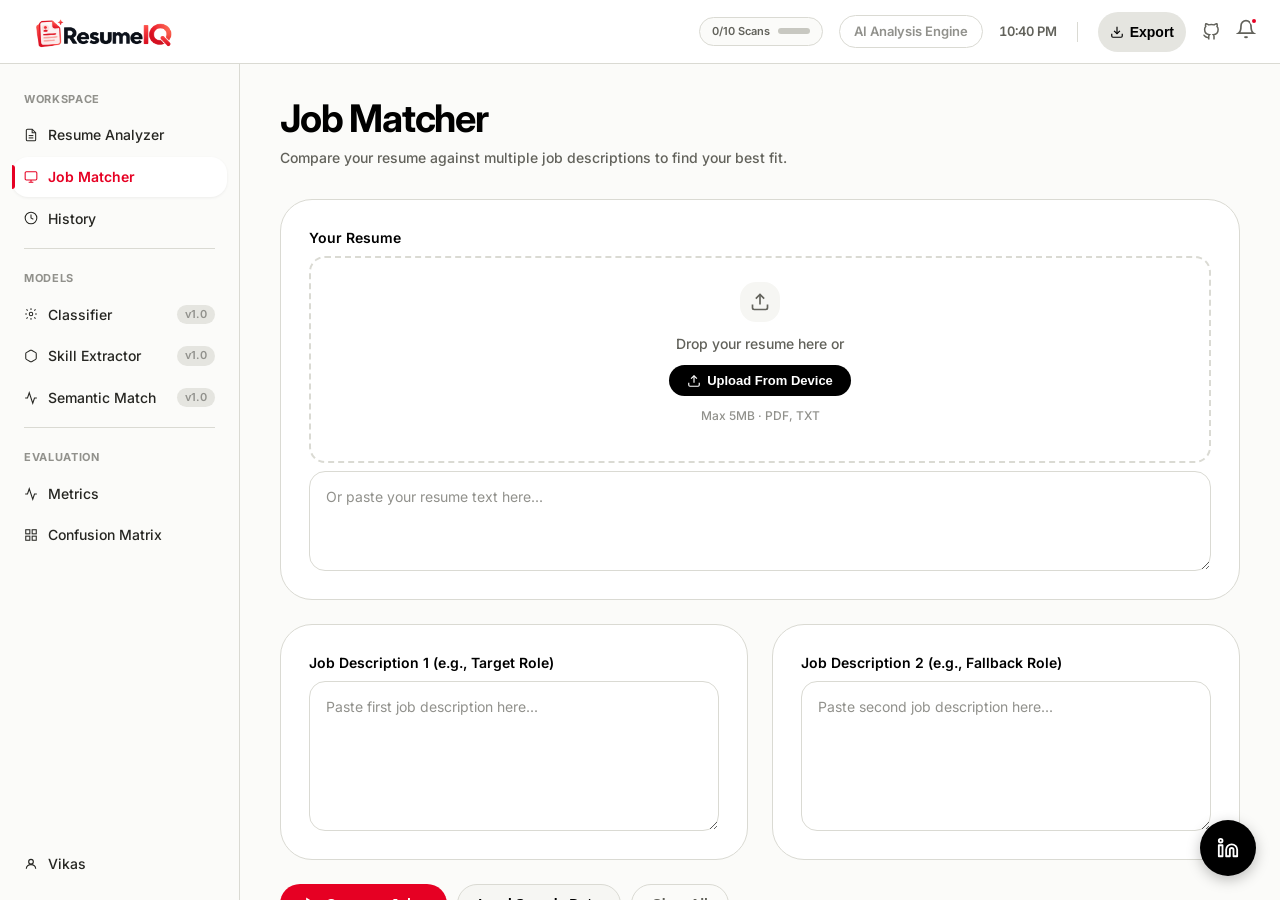
<file: frontend/job-matcher.html>
<!DOCTYPE html>
<html lang="en">
<head>
<meta charset="UTF-8">
<meta name="viewport" content="width=device-width, initial-scale=1, viewport-fit=cover">
<title>Job Matcher — ResumeIQ</title>
<link rel="preconnect" href="https://fonts.googleapis.com">
<link rel="preconnect" href="https://fonts.gstatic.com" crossorigin>
<link href="https://fonts.googleapis.com/css2?family=Inter:wght@400;500;600;700&display=swap" rel="stylesheet">
<link rel="stylesheet" href="styles.css">
  <link rel="icon" type="image/png" href="logo-square.png">
</head>
<body>
<div class="shell">

<header class="topbar">
  <a href="index.html" class="topbar-brand">
    <img src="logo-wide.png" alt="ResumeIQ" style="height: 54px; object-fit: contain; margin-top: 4px;">
  </a>

  <div class="topbar-right" style="display: flex; align-items: center; gap: 16px;">
    <!-- Usage Meter -->
    <div class="usage-meter" title="3/10 Free Scans Used" style="display: flex; align-items: center; gap: 8px; background: var(--surface-soft); border: 1px solid var(--hairline); padding: 6px 12px; border-radius: 20px;">
      <div class="usage-text" style="font-size: 11px; font-weight: 600; color: var(--mute);">3/10 Scans</div>
      <div class="usage-bar-bg" style="width: 32px; height: 6px; background: var(--stone); border-radius: 3px; overflow: hidden;">
        <div class="usage-bar-fill" style="height: 100%; width: 30%; background: var(--primary); border-radius: 3px;"></div>
      </div>
    </div>

    <!-- Badge -->
    <span class="badge-model">AI Analysis Engine</span>

    <!-- Clock -->
    <div class="topbar-clock" id="topbarClock" style="font-weight: 600; color: var(--mute);">--:--</div>

    <div style="width: 1px; height: 20px; background: var(--hairline); margin: 0 4px;"></div>

    <!-- Export -->
    <button class="btn-secondary" style="padding: 6px 12px; gap: 6px;" onclick="window.print()">
      <svg width="14" height="14" viewBox="0 0 24 24" fill="none" stroke="currentColor" stroke-width="2"><path d="M21 15v4a2 2 0 0 1-2 2H5a2 2 0 0 1-2-2v-4"/><polyline points="7 10 12 15 17 10"/><line x1="12" y1="15" x2="12" y2="3"/></svg>
      Export
    </button>

    <!-- Github -->
    <a href="https://github.com/Mrvikas06/ResumeIQ" target="_blank" class="topbar-github" title="View Source on GitHub" style="color: var(--mute);">
      <svg width="18" height="18" viewBox="0 0 24 24" fill="none" stroke="currentColor" stroke-width="2"><path d="M9 19c-5 1.5-5-2.5-7-3m14 6v-3.87a3.37 3.37 0 0 0-.94-2.61c3.14-.35 6.44-1.54 6.44-7A5.44 5.44 0 0 0 20 4.77 5.07 5.07 0 0 0 19.91 1S18.73.65 16 2.48a13.38 13.38 0 0 0-7 0C6.27.65 5.09 1 5.09 1A5.07 5.07 0 0 0 5 4.77a5.44 5.44 0 0 0-1.5 3.78c0 5.42 3.3 6.61 6.44 7A3.37 3.37 0 0 0 9 18.13V22"/></svg>
    </a>

    <!-- Notifications -->
    <div class="nav-icon-btn" style="position: relative; cursor: pointer; color: var(--mute);" onclick="window.showToast('You have 1 new job match notification!')" title="Notifications">
      <svg width="20" height="20" viewBox="0 0 24 24" fill="none" stroke="currentColor" stroke-width="2"><path d="M18 8A6 6 0 0 0 6 8c0 7-3 9-3 9h18s-3-2-3-9"/><path d="M13.73 21a2 2 0 0 1-3.46 0"/></svg>
      <div style="position: absolute; top: -2px; right: -2px; width: 8px; height: 8px; background: var(--primary); border-radius: 50%; border: 2px solid var(--canvas);"></div>
    </div>
  </div>
</header>

<nav class="sidebar">
  <div class="sidebar-label">Workspace</div>
  <a href="index.html" class="sidebar-item">
    <svg width="14" height="14" viewBox="0 0 24 24" fill="none" stroke="currentColor" stroke-width="1.8"><path d="M14 2H6a2 2 0 0 0-2 2v16a2 2 0 0 0 2 2h12a2 2 0 0 0 2-2V8z"/><polyline points="14 2 14 8 20 8"/><line x1="16" y1="13" x2="8" y2="13"/><line x1="16" y1="17" x2="8" y2="17"/></svg>
    Resume Analyzer
  </a>
  <a href="job-matcher.html" class="sidebar-item active">
    <svg width="14" height="14" viewBox="0 0 24 24" fill="none" stroke="currentColor" stroke-width="1.8"><rect x="2" y="3" width="20" height="14" rx="2"/><path d="M8 21h8M12 17v4"/></svg>
    Job Matcher
  </a>
  <a href="history.html" class="sidebar-item">
    <svg width="14" height="14" viewBox="0 0 24 24" fill="none" stroke="currentColor" stroke-width="1.8"><circle cx="12" cy="12" r="10"/><polyline points="12 6 12 12 16 14"/></svg>
    History
  </a>
  <div class="sidebar-divider"></div>
  <div class="sidebar-label">Models</div>
  <a href="classifier.html" class="sidebar-item"><svg width="14" height="14" viewBox="0 0 24 24" fill="none" stroke="currentColor" stroke-width="1.8"><circle cx="12" cy="12" r="3"/><path d="M12 2v3M12 19v3M4.22 4.22l2.12 2.12M17.66 17.66l2.12 2.12M2 12h3M19 12h3M4.22 19.78l2.12-2.12M17.66 6.34l2.12-2.12"/></svg>Classifier<span class="sidebar-tag">v1.0</span></a>
  <a href="skill-extractor.html" class="sidebar-item"><svg width="14" height="14" viewBox="0 0 24 24" fill="none" stroke="currentColor" stroke-width="1.8"><path d="M21 16V8a2 2 0 0 0-1-1.73l-7-4a2 2 0 0 0-2 0l-7 4A2 2 0 0 0 3 8v8a2 2 0 0 0 1 1.73l7 4a2 2 0 0 0 2 0l7-4A2 2 0 0 0 21 16z"/></svg>Skill Extractor<span class="sidebar-tag">v1.0</span></a>
  <a href="semantic-match.html" class="sidebar-item"><svg width="14" height="14" viewBox="0 0 24 24" fill="none" stroke="currentColor" stroke-width="1.8"><path d="M22 12h-4l-3 9L9 3l-3 9H2"/></svg>Semantic Match<span class="sidebar-tag">v1.0</span></a>
  <div class="sidebar-divider"></div>
  <div class="sidebar-label">Evaluation</div>
  <a href="metrics.html" class="sidebar-item"><svg width="14" height="14" viewBox="0 0 24 24" fill="none" stroke="currentColor" stroke-width="1.8"><polyline points="22 12 18 12 15 21 9 3 6 12 2 12"/></svg>Metrics</a>
  <a href="confusion-matrix.html" class="sidebar-item"><svg width="14" height="14" viewBox="0 0 24 24" fill="none" stroke="currentColor" stroke-width="1.8"><rect x="3" y="3" width="7" height="7"/><rect x="14" y="3" width="7" height="7"/><rect x="14" y="14" width="7" height="7"/><rect x="3" y="14" width="7" height="7"/></svg>Confusion Matrix</a>

  <div style="margin-top: auto;"></div>
  <a href="#" class="sidebar-item" id="profileBtn" style="margin-top: 8px;">
    <svg width="14" height="14" viewBox="0 0 24 24" fill="none" stroke="currentColor" stroke-width="2"><circle cx="12" cy="8" r="4"/><path d="M4 20c0-4 3.6-7 8-7s8 3 8 7"/></svg>
    Vikas
  </a>
</nav>

<main class="main">
<div class="page">
  <div class="page-header">
    <h1>Job Matcher</h1>
    <p>Compare your resume against multiple job descriptions to find your best fit.</p>
  </div>

  <div class="card" style="margin-bottom: 24px;">
    <div class="field-group">
      <div class="field-label">Your Resume</div>
      <div class="upload-zone" id="resumeDropZone">
        <input type="file" id="resumeFile" accept=".pdf,.txt" hidden>
        <div class="upload-icon">
          <svg width="20" height="20" viewBox="0 0 24 24" fill="none" stroke="currentColor" stroke-width="2"><path d="M21 15v4a2 2 0 0 1-2 2H5a2 2 0 0 1-2-2v-4"/><polyline points="17 8 12 3 7 8"/><line x1="12" y1="3" x2="12" y2="15"/></svg>
        </div>
        <div class="upload-text">Drop your resume here or</div>
        <button class="upload-btn" type="button" id="resumeUploadBtn">
          <svg width="14" height="14" viewBox="0 0 24 24" fill="none" stroke="currentColor" stroke-width="2"><path d="M21 15v4a2 2 0 0 1-2 2H5a2 2 0 0 1-2-2v-4"/><polyline points="17 8 12 3 7 8"/><line x1="12" y1="3" x2="12" y2="15"/></svg>
          Upload From Device
        </button>
        <div class="upload-meta">Max 5MB · PDF, TXT</div>
        <div class="upload-filename" id="resumeFileName"></div>
      </div>
      <textarea id="resumeInput" placeholder="Or paste your resume text here..." style="min-height:100px;"></textarea>
    </div>
  </div>

  <div class="input-grid">
    <div class="card">
      <div class="field-group">
        <div class="field-label">Job Description 1 (e.g., Target Role)</div>
        <textarea id="jmJob1" placeholder="Paste first job description here..." style="min-height:150px;"></textarea>
      </div>
    </div>
    <div class="card">
      <div class="field-group">
        <div class="field-label">Job Description 2 (e.g., Fallback Role)</div>
        <textarea id="jmJob2" placeholder="Paste second job description here..." style="min-height:150px;"></textarea>
      </div>
    </div>
  </div>

  <div class="action-bar" style="margin-top:24px;">
    <button class="btn-primary" id="jmAnalyzeBtn" onclick="runJobMatch()">
      <svg width="14" height="14" viewBox="0 0 24 24" fill="none" stroke="currentColor" stroke-width="2.5"><polygon points="5 3 19 12 5 21 5 3"/></svg>
      Compare Jobs
    </button>
    <button class="btn-demo" onclick="loadJMDemo()" type="button">Load Sample Data</button>
    <button class="btn-clear" onclick="clearJMAll()" type="button">Clear All</button>
  </div>

  <div class="loader" id="jmLoader">
    <div class="spinner"></div>
    <div class="loader-text">Analyzing multiple jobs...</div>
  </div>

  <div class="results" id="jmResults">
    <div class="input-grid" id="jmComparisonGrid">
      <!-- Injected via JS -->
    </div>
  </div>

  <script src="app.js"></script>
  <script>
    function clearJMAll() {
      document.getElementById("resumeInput").value = "";
      document.getElementById("jmJob1").value = "";
      document.getElementById("jmJob2").value = "";
      document.getElementById("jmResults").classList.remove("visible");
      
      const fileInput = document.getElementById("resumeFile");
      if (fileInput) fileInput.value = "";
      
      const fileName = document.getElementById("resumeFileName");
      if (fileName) fileName.textContent = "";
      
      const zone = document.getElementById("resumeDropZone");
      if (zone) zone.classList.remove("has-file");
    }

    function loadJMDemo() {
      document.getElementById("resumeInput").value = `Vikas Kumar Singh — Full-Stack Developer & AI Builder

SKILLS
Python, PyTorch, scikit-learn, Hugging Face, transformers, NLP, deep learning, MLflow, FastAPI, React, TypeScript, PostgreSQL, Docker, AWS, Git, REST API

EXPERIENCE
AI Resume Intelligence Platform — Personal Project
• Built end-to-end ML pipeline: TF-IDF + Logistic Regression classifier for resume categorization
• Implemented semantic matching using cosine similarity for resume-JD alignment scoring`;
      document.getElementById("jmJob1").value = `AI/ML Engineer — TechCorp Inc.
REQUIRED SKILLS
• Python (3+ years)
• PyTorch or TensorFlow
• NLP and text processing
• FastAPI or Flask for model serving
• AWS (EC2, S3, Lambda)
• Docker and containerization
• MLflow for experiment tracking`;
      document.getElementById("jmJob2").value = `Data Scientist — Analytics Ltd.
REQUIRED SKILLS
• Python and R
• Data visualization (Tableau, PowerBI)
• SQL and database management
• scikit-learn, pandas, numpy
• A/B testing and statistical analysis`;
    }

    async function runJobMatch() {
      const resume = document.getElementById("resumeInput").value.trim();
      const job1 = document.getElementById("jmJob1").value.trim();
      const job2 = document.getElementById("jmJob2").value.trim();

      if (!resume || !job1 || !job2) {
        alert("Please paste your resume and both job descriptions.");
        return;
      }

      document.getElementById("jmLoader").classList.add("visible");
      document.getElementById("jmResults").classList.remove("visible");
      document.getElementById("jmAnalyzeBtn").disabled = true;

      const analyzeJob = async (jobText) => {
        const res = await fetch(API + "/api/v1/resume/analyze", {
          method: "POST",
          headers: { "Content-Type": "application/json" },
          body: JSON.stringify({ resume_text: resume, job_description: jobText }),
        });
        if (!res.ok) {
          const err = await res.json().catch(() => ({ detail: res.statusText }));
          throw new Error(err.detail || `Backend error: ${res.status}`);
        }
        return res.json();
      };

      try {
        const [res1, res2] = await Promise.all([
          analyzeJob(job1),
          analyzeJob(job2)
        ]);

        renderMatch(res1, res2);

        document.getElementById("jmLoader").classList.remove("visible");
        document.getElementById("jmResults").classList.add("visible");
      } catch (err) {
        document.getElementById("jmLoader").classList.remove("visible");
        alert("Comparison failed: " + err.message);
      } finally {
        document.getElementById("jmAnalyzeBtn").disabled = false;
      }
    }

    function renderMatch(data1, data2) {
      const grid = document.getElementById("jmComparisonGrid");
      grid.innerHTML = [data1, data2].map((data, i) => {
        const score = data.matching.match_score;
        const col = score >= 70 ? '#4ade80' : score >= 45 ? '#fbbf24' : '#f87171';
        return `
          <div class="card" style="border-top: 4px solid ${col}">
            <h3 style="margin-bottom:12px;">Job ${i + 1} Match</h3>
            <div style="font-size:36px; font-weight:700; color:${col}; margin-bottom:16px;">${score}%</div>
            
            <div class="skill-row">
              <div class="skill-name">Semantic</div>
              <div class="skill-bar-wrap"><div class="skill-bar-fill" style="width:${data.matching.semantic_score}%;background:#a78bfa"></div></div>
              <div class="skill-pct">${data.matching.semantic_score}%</div>
            </div>
            
            <div class="skill-row" style="margin-bottom:20px;">
              <div class="skill-name">Skill Overlap</div>
              <div class="skill-bar-wrap"><div class="skill-bar-fill" style="width:${data.matching.skill_score}%;background:#22d3ee"></div></div>
              <div class="skill-pct">${data.matching.skill_score}%</div>
            </div>

            <div style="font-size:14px; color:var(--ink); font-weight:600; margin-bottom:8px;">Missing Skills:</div>
            <div class="chips">
              ${data.matching.missing_skills.length ? data.matching.missing_skills.map(s => `<span class="chip missing">${s}</span>`).join('') : '<span style="color:var(--mute);font-size:13px;">None!</span>'}
            </div>
          </div>
        `;
      }).join('');
    }
  </script>
</div>
</main>

</div>
<script src="profile.js"></script>
</body>
</html>
</file>
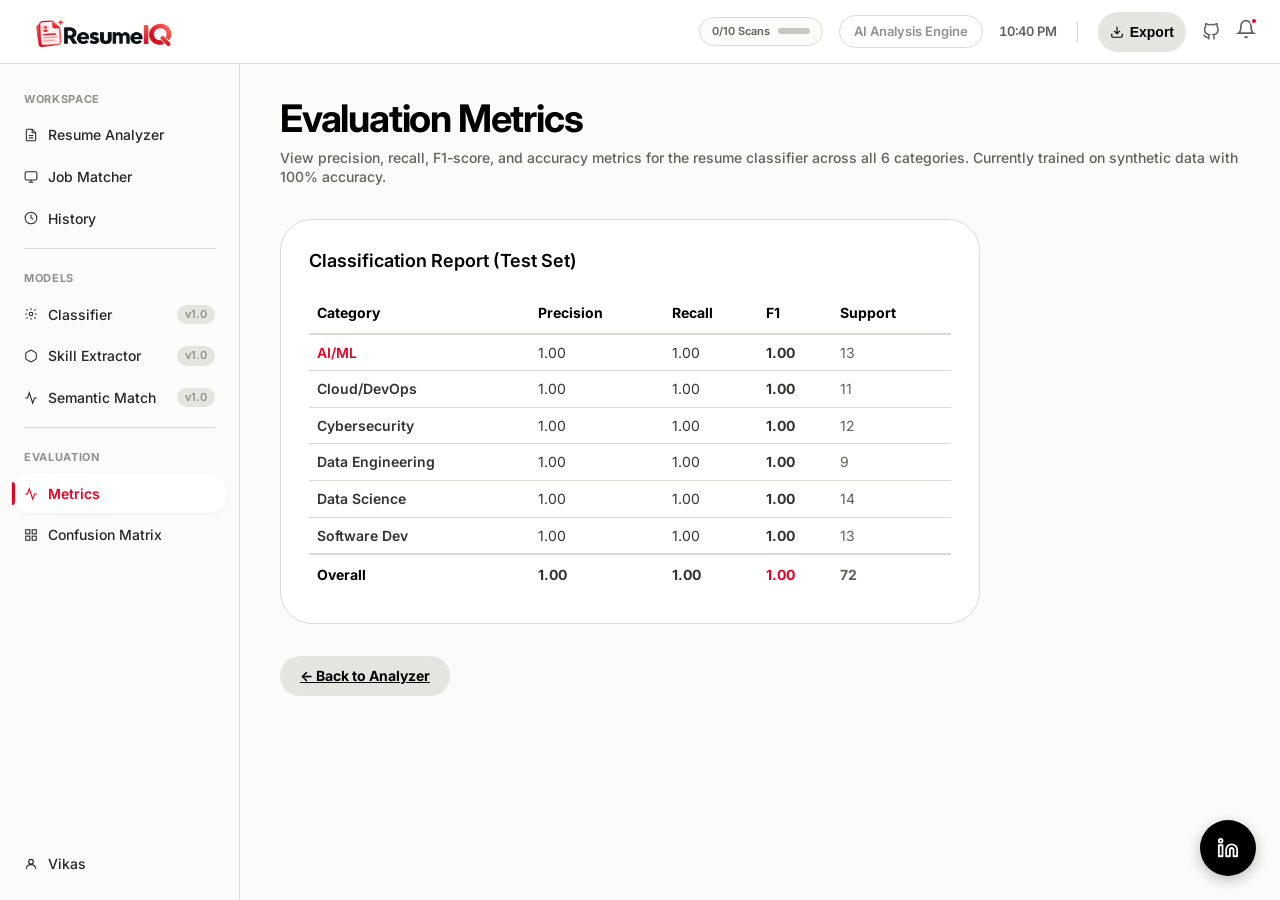
<file: frontend/metrics.html>
<!DOCTYPE html>
<html lang="en">
<head>
<meta charset="UTF-8">
<meta name="viewport" content="width=device-width, initial-scale=1, viewport-fit=cover">
<title>Evaluation Metrics — ResumeIQ</title>
<link rel="preconnect" href="https://fonts.googleapis.com">
<link rel="preconnect" href="https://fonts.gstatic.com" crossorigin>
<link href="https://fonts.googleapis.com/css2?family=Inter:wght@400;500;600;700&display=swap" rel="stylesheet">
<link rel="stylesheet" href="styles.css">
  <link rel="icon" type="image/png" href="logo-square.png">
</head>
<body>
<div class="shell">

<header class="topbar">
  <a href="index.html" class="topbar-brand">
    <img src="logo-wide.png" alt="ResumeIQ" style="height: 54px; object-fit: contain; margin-top: 4px;">
  </a>

  <div class="topbar-right" style="display: flex; align-items: center; gap: 16px;">
    <!-- Usage Meter -->
    <div class="usage-meter" title="3/10 Free Scans Used" style="display: flex; align-items: center; gap: 8px; background: var(--surface-soft); border: 1px solid var(--hairline); padding: 6px 12px; border-radius: 20px;">
      <div class="usage-text" style="font-size: 11px; font-weight: 600; color: var(--mute);">3/10 Scans</div>
      <div class="usage-bar-bg" style="width: 32px; height: 6px; background: var(--stone); border-radius: 3px; overflow: hidden;">
        <div class="usage-bar-fill" style="height: 100%; width: 30%; background: var(--primary); border-radius: 3px;"></div>
      </div>
    </div>

    <!-- Badge -->
    <span class="badge-model">AI Analysis Engine</span>

    <!-- Clock -->
    <div class="topbar-clock" id="topbarClock" style="font-weight: 600; color: var(--mute);">--:--</div>

    <div style="width: 1px; height: 20px; background: var(--hairline); margin: 0 4px;"></div>

    <!-- Export -->
    <button class="btn-secondary" style="padding: 6px 12px; gap: 6px;" onclick="window.print()">
      <svg width="14" height="14" viewBox="0 0 24 24" fill="none" stroke="currentColor" stroke-width="2"><path d="M21 15v4a2 2 0 0 1-2 2H5a2 2 0 0 1-2-2v-4"/><polyline points="7 10 12 15 17 10"/><line x1="12" y1="15" x2="12" y2="3"/></svg>
      Export
    </button>

    <!-- Github -->
    <a href="https://github.com/Mrvikas06/ResumeIQ" target="_blank" class="topbar-github" title="View Source on GitHub" style="color: var(--mute);">
      <svg width="18" height="18" viewBox="0 0 24 24" fill="none" stroke="currentColor" stroke-width="2"><path d="M9 19c-5 1.5-5-2.5-7-3m14 6v-3.87a3.37 3.37 0 0 0-.94-2.61c3.14-.35 6.44-1.54 6.44-7A5.44 5.44 0 0 0 20 4.77 5.07 5.07 0 0 0 19.91 1S18.73.65 16 2.48a13.38 13.38 0 0 0-7 0C6.27.65 5.09 1 5.09 1A5.07 5.07 0 0 0 5 4.77a5.44 5.44 0 0 0-1.5 3.78c0 5.42 3.3 6.61 6.44 7A3.37 3.37 0 0 0 9 18.13V22"/></svg>
    </a>

    <!-- Notifications -->
    <div class="nav-icon-btn" style="position: relative; cursor: pointer; color: var(--mute);" onclick="window.showToast('You have 1 new job match notification!')" title="Notifications">
      <svg width="20" height="20" viewBox="0 0 24 24" fill="none" stroke="currentColor" stroke-width="2"><path d="M18 8A6 6 0 0 0 6 8c0 7-3 9-3 9h18s-3-2-3-9"/><path d="M13.73 21a2 2 0 0 1-3.46 0"/></svg>
      <div style="position: absolute; top: -2px; right: -2px; width: 8px; height: 8px; background: var(--primary); border-radius: 50%; border: 2px solid var(--canvas);"></div>
    </div>
  </div>
</header>

<nav class="sidebar">
  <div class="sidebar-label">Workspace</div>
  <a href="index.html" class="sidebar-item">
    <svg width="14" height="14" viewBox="0 0 24 24" fill="none" stroke="currentColor" stroke-width="1.8"><path d="M14 2H6a2 2 0 0 0-2 2v16a2 2 0 0 0 2 2h12a2 2 0 0 0 2-2V8z"/><polyline points="14 2 14 8 20 8"/><line x1="16" y1="13" x2="8" y2="13"/><line x1="16" y1="17" x2="8" y2="17"/></svg>
    Resume Analyzer
  </a>
  <a href="job-matcher.html" class="sidebar-item">
    <svg width="14" height="14" viewBox="0 0 24 24" fill="none" stroke="currentColor" stroke-width="1.8"><rect x="2" y="3" width="20" height="14" rx="2"/><path d="M8 21h8M12 17v4"/></svg>
    Job Matcher
  </a>
  <a href="history.html" class="sidebar-item">
    <svg width="14" height="14" viewBox="0 0 24 24" fill="none" stroke="currentColor" stroke-width="1.8"><circle cx="12" cy="12" r="10"/><polyline points="12 6 12 12 16 14"/></svg>
    History
  </a>
  <div class="sidebar-divider"></div>
  <div class="sidebar-label">Models</div>
  <a href="classifier.html" class="sidebar-item"><svg width="14" height="14" viewBox="0 0 24 24" fill="none" stroke="currentColor" stroke-width="1.8"><circle cx="12" cy="12" r="3"/><path d="M12 2v3M12 19v3M4.22 4.22l2.12 2.12M17.66 17.66l2.12 2.12M2 12h3M19 12h3M4.22 19.78l2.12-2.12M17.66 6.34l2.12-2.12"/></svg>Classifier<span class="sidebar-tag">v1.0</span></a>
  <a href="skill-extractor.html" class="sidebar-item"><svg width="14" height="14" viewBox="0 0 24 24" fill="none" stroke="currentColor" stroke-width="1.8"><path d="M21 16V8a2 2 0 0 0-1-1.73l-7-4a2 2 0 0 0-2 0l-7 4A2 2 0 0 0 3 8v8a2 2 0 0 0 1 1.73l7 4a2 2 0 0 0 2 0l7-4A2 2 0 0 0 21 16z"/></svg>Skill Extractor<span class="sidebar-tag">v1.0</span></a>
  <a href="semantic-match.html" class="sidebar-item"><svg width="14" height="14" viewBox="0 0 24 24" fill="none" stroke="currentColor" stroke-width="1.8"><path d="M22 12h-4l-3 9L9 3l-3 9H2"/></svg>Semantic Match<span class="sidebar-tag">v1.0</span></a>
  <div class="sidebar-divider"></div>
  <div class="sidebar-label">Evaluation</div>
  <a href="metrics.html" class="sidebar-item active"><svg width="14" height="14" viewBox="0 0 24 24" fill="none" stroke="currentColor" stroke-width="1.8"><polyline points="22 12 18 12 15 21 9 3 6 12 2 12"/></svg>Metrics</a>
  <a href="confusion-matrix.html" class="sidebar-item"><svg width="14" height="14" viewBox="0 0 24 24" fill="none" stroke="currentColor" stroke-width="1.8"><rect x="3" y="3" width="7" height="7"/><rect x="14" y="3" width="7" height="7"/><rect x="14" y="14" width="7" height="7"/><rect x="3" y="14" width="7" height="7"/></svg>Confusion Matrix</a>

  <div style="margin-top: auto;"></div>
  <a href="#" class="sidebar-item" id="profileBtn" style="margin-top: 8px;">
    <svg width="14" height="14" viewBox="0 0 24 24" fill="none" stroke="currentColor" stroke-width="2"><circle cx="12" cy="8" r="4"/><path d="M4 20c0-4 3.6-7 8-7s8 3 8 7"/></svg>
    Vikas
  </a>
</nav>

<main class="main">
<div class="page">
  <div class="page-header">
    <h1>Evaluation Metrics</h1>
    <p>View precision, recall, F1-score, and accuracy metrics for the resume classifier across all 6 categories. Currently trained on synthetic data with 100% accuracy.</p>
  </div>
  
    <div class="card" style="margin-top:24px;max-width:700px">
      <div class="card-title">Classification Report (Test Set)</div>
      <table style="width:100%;font-size:14px;border-collapse:collapse">
        <thead><tr style="text-align:left;border-bottom:2px solid var(--hairline)">
          <th style="padding:10px 8px;font-weight:700;color:var(--ink)">Category</th>
          <th style="padding:10px 8px;font-weight:700;color:var(--ink)">Precision</th>
          <th style="padding:10px 8px;font-weight:700;color:var(--ink)">Recall</th>
          <th style="padding:10px 8px;font-weight:700;color:var(--ink)">F1</th>
          <th style="padding:10px 8px;font-weight:700;color:var(--ink)">Support</th>
        </tr></thead>
        <tbody>
          <tr style="border-bottom:1px solid var(--hairline)"><td style="padding:8px;color:var(--primary);font-weight:600">AI/ML</td><td style="padding:8px">1.00</td><td style="padding:8px">1.00</td><td style="padding:8px;font-weight:700">1.00</td><td style="padding:8px;color:var(--mute)">13</td></tr>
          <tr style="border-bottom:1px solid var(--hairline)"><td style="padding:8px;font-weight:600">Cloud/DevOps</td><td style="padding:8px">1.00</td><td style="padding:8px">1.00</td><td style="padding:8px;font-weight:700">1.00</td><td style="padding:8px;color:var(--mute)">11</td></tr>
          <tr style="border-bottom:1px solid var(--hairline)"><td style="padding:8px;font-weight:600">Cybersecurity</td><td style="padding:8px">1.00</td><td style="padding:8px">1.00</td><td style="padding:8px;font-weight:700">1.00</td><td style="padding:8px;color:var(--mute)">12</td></tr>
          <tr style="border-bottom:1px solid var(--hairline)"><td style="padding:8px;font-weight:600">Data Engineering</td><td style="padding:8px">1.00</td><td style="padding:8px">1.00</td><td style="padding:8px;font-weight:700">1.00</td><td style="padding:8px;color:var(--mute)">9</td></tr>
          <tr style="border-bottom:1px solid var(--hairline)"><td style="padding:8px;font-weight:600">Data Science</td><td style="padding:8px">1.00</td><td style="padding:8px">1.00</td><td style="padding:8px;font-weight:700">1.00</td><td style="padding:8px;color:var(--mute)">14</td></tr>
          <tr><td style="padding:8px;font-weight:600">Software Dev</td><td style="padding:8px">1.00</td><td style="padding:8px">1.00</td><td style="padding:8px;font-weight:700">1.00</td><td style="padding:8px;color:var(--mute)">13</td></tr>
        </tbody>
        <tfoot><tr style="border-top:2px solid var(--hairline)"><td style="padding:10px 8px;font-weight:700;color:var(--ink)">Overall</td><td style="padding:10px 8px;font-weight:700">1.00</td><td style="padding:10px 8px;font-weight:700">1.00</td><td style="padding:10px 8px;font-weight:700;color:var(--primary)">1.00</td><td style="padding:10px 8px;font-weight:700;color:var(--mute)">72</td></tr></tfoot>
      </table>
    </div>
  <div style="margin-top:32px">
    <a href="index.html" class="btn-secondary">← Back to Analyzer</a>
  </div>
</div>
</main>

</div>
<script src="profile.js"></script>
</body>
</html>
</file>
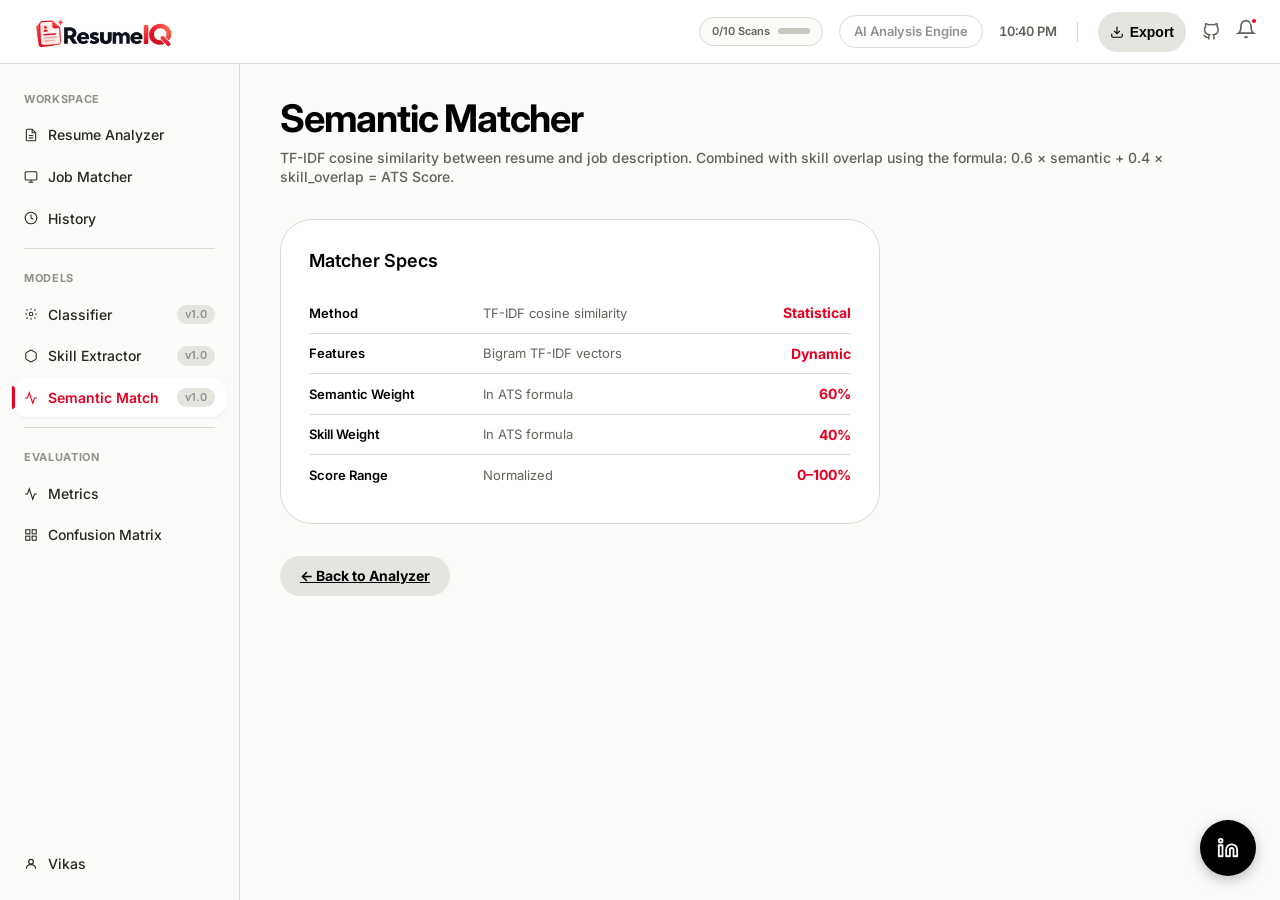
<file: frontend/semantic-match.html>
<!DOCTYPE html>
<html lang="en">
<head>
<meta charset="UTF-8">
<meta name="viewport" content="width=device-width, initial-scale=1, viewport-fit=cover">
<title>Semantic Matcher — ResumeIQ</title>
<link rel="preconnect" href="https://fonts.googleapis.com">
<link rel="preconnect" href="https://fonts.gstatic.com" crossorigin>
<link href="https://fonts.googleapis.com/css2?family=Inter:wght@400;500;600;700&display=swap" rel="stylesheet">
<link rel="stylesheet" href="styles.css">
  <link rel="icon" type="image/png" href="logo-square.png">
</head>
<body>
<div class="shell">

<header class="topbar">
  <a href="index.html" class="topbar-brand">
    <img src="logo-wide.png" alt="ResumeIQ" style="height: 54px; object-fit: contain; margin-top: 4px;">
  </a>

  <div class="topbar-right" style="display: flex; align-items: center; gap: 16px;">
    <!-- Usage Meter -->
    <div class="usage-meter" title="3/10 Free Scans Used" style="display: flex; align-items: center; gap: 8px; background: var(--surface-soft); border: 1px solid var(--hairline); padding: 6px 12px; border-radius: 20px;">
      <div class="usage-text" style="font-size: 11px; font-weight: 600; color: var(--mute);">3/10 Scans</div>
      <div class="usage-bar-bg" style="width: 32px; height: 6px; background: var(--stone); border-radius: 3px; overflow: hidden;">
        <div class="usage-bar-fill" style="height: 100%; width: 30%; background: var(--primary); border-radius: 3px;"></div>
      </div>
    </div>

    <!-- Badge -->
    <span class="badge-model">AI Analysis Engine</span>

    <!-- Clock -->
    <div class="topbar-clock" id="topbarClock" style="font-weight: 600; color: var(--mute);">--:--</div>

    <div style="width: 1px; height: 20px; background: var(--hairline); margin: 0 4px;"></div>

    <!-- Export -->
    <button class="btn-secondary" style="padding: 6px 12px; gap: 6px;" onclick="window.print()">
      <svg width="14" height="14" viewBox="0 0 24 24" fill="none" stroke="currentColor" stroke-width="2"><path d="M21 15v4a2 2 0 0 1-2 2H5a2 2 0 0 1-2-2v-4"/><polyline points="7 10 12 15 17 10"/><line x1="12" y1="15" x2="12" y2="3"/></svg>
      Export
    </button>

    <!-- Github -->
    <a href="https://github.com/Mrvikas06/ResumeIQ" target="_blank" class="topbar-github" title="View Source on GitHub" style="color: var(--mute);">
      <svg width="18" height="18" viewBox="0 0 24 24" fill="none" stroke="currentColor" stroke-width="2"><path d="M9 19c-5 1.5-5-2.5-7-3m14 6v-3.87a3.37 3.37 0 0 0-.94-2.61c3.14-.35 6.44-1.54 6.44-7A5.44 5.44 0 0 0 20 4.77 5.07 5.07 0 0 0 19.91 1S18.73.65 16 2.48a13.38 13.38 0 0 0-7 0C6.27.65 5.09 1 5.09 1A5.07 5.07 0 0 0 5 4.77a5.44 5.44 0 0 0-1.5 3.78c0 5.42 3.3 6.61 6.44 7A3.37 3.37 0 0 0 9 18.13V22"/></svg>
    </a>

    <!-- Notifications -->
    <div class="nav-icon-btn" style="position: relative; cursor: pointer; color: var(--mute);" onclick="window.showToast('You have 1 new job match notification!')" title="Notifications">
      <svg width="20" height="20" viewBox="0 0 24 24" fill="none" stroke="currentColor" stroke-width="2"><path d="M18 8A6 6 0 0 0 6 8c0 7-3 9-3 9h18s-3-2-3-9"/><path d="M13.73 21a2 2 0 0 1-3.46 0"/></svg>
      <div style="position: absolute; top: -2px; right: -2px; width: 8px; height: 8px; background: var(--primary); border-radius: 50%; border: 2px solid var(--canvas);"></div>
    </div>
  </div>
</header>

<nav class="sidebar">
  <div class="sidebar-label">Workspace</div>
  <a href="index.html" class="sidebar-item">
    <svg width="14" height="14" viewBox="0 0 24 24" fill="none" stroke="currentColor" stroke-width="1.8"><path d="M14 2H6a2 2 0 0 0-2 2v16a2 2 0 0 0 2 2h12a2 2 0 0 0 2-2V8z"/><polyline points="14 2 14 8 20 8"/><line x1="16" y1="13" x2="8" y2="13"/><line x1="16" y1="17" x2="8" y2="17"/></svg>
    Resume Analyzer
  </a>
  <a href="job-matcher.html" class="sidebar-item">
    <svg width="14" height="14" viewBox="0 0 24 24" fill="none" stroke="currentColor" stroke-width="1.8"><rect x="2" y="3" width="20" height="14" rx="2"/><path d="M8 21h8M12 17v4"/></svg>
    Job Matcher
  </a>
  <a href="history.html" class="sidebar-item">
    <svg width="14" height="14" viewBox="0 0 24 24" fill="none" stroke="currentColor" stroke-width="1.8"><circle cx="12" cy="12" r="10"/><polyline points="12 6 12 12 16 14"/></svg>
    History
  </a>
  <div class="sidebar-divider"></div>
  <div class="sidebar-label">Models</div>
  <a href="classifier.html" class="sidebar-item"><svg width="14" height="14" viewBox="0 0 24 24" fill="none" stroke="currentColor" stroke-width="1.8"><circle cx="12" cy="12" r="3"/><path d="M12 2v3M12 19v3M4.22 4.22l2.12 2.12M17.66 17.66l2.12 2.12M2 12h3M19 12h3M4.22 19.78l2.12-2.12M17.66 6.34l2.12-2.12"/></svg>Classifier<span class="sidebar-tag">v1.0</span></a>
  <a href="skill-extractor.html" class="sidebar-item"><svg width="14" height="14" viewBox="0 0 24 24" fill="none" stroke="currentColor" stroke-width="1.8"><path d="M21 16V8a2 2 0 0 0-1-1.73l-7-4a2 2 0 0 0-2 0l-7 4A2 2 0 0 0 3 8v8a2 2 0 0 0 1 1.73l7 4a2 2 0 0 0 2 0l7-4A2 2 0 0 0 21 16z"/></svg>Skill Extractor<span class="sidebar-tag">v1.0</span></a>
  <a href="semantic-match.html" class="sidebar-item active"><svg width="14" height="14" viewBox="0 0 24 24" fill="none" stroke="currentColor" stroke-width="1.8"><path d="M22 12h-4l-3 9L9 3l-3 9H2"/></svg>Semantic Match<span class="sidebar-tag">v1.0</span></a>
  <div class="sidebar-divider"></div>
  <div class="sidebar-label">Evaluation</div>
  <a href="metrics.html" class="sidebar-item"><svg width="14" height="14" viewBox="0 0 24 24" fill="none" stroke="currentColor" stroke-width="1.8"><polyline points="22 12 18 12 15 21 9 3 6 12 2 12"/></svg>Metrics</a>
  <a href="confusion-matrix.html" class="sidebar-item"><svg width="14" height="14" viewBox="0 0 24 24" fill="none" stroke="currentColor" stroke-width="1.8"><rect x="3" y="3" width="7" height="7"/><rect x="14" y="3" width="7" height="7"/><rect x="14" y="14" width="7" height="7"/><rect x="3" y="14" width="7" height="7"/></svg>Confusion Matrix</a>

  <div style="margin-top: auto;"></div>
  <a href="#" class="sidebar-item" id="profileBtn" style="margin-top: 8px;">
    <svg width="14" height="14" viewBox="0 0 24 24" fill="none" stroke="currentColor" stroke-width="2"><circle cx="12" cy="8" r="4"/><path d="M4 20c0-4 3.6-7 8-7s8 3 8 7"/></svg>
    Vikas
  </a>
</nav>

<main class="main">
<div class="page">
  <div class="page-header">
    <h1>Semantic Matcher</h1>
    <p>TF-IDF cosine similarity between resume and job description. Combined with skill overlap using the formula: 0.6 × semantic + 0.4 × skill_overlap = ATS Score.</p>
  </div>
  
    <div class="card" style="margin-top:24px;max-width:600px">
      <div class="card-title">Matcher Specs</div>
      <div class="model-row"><div class="mr-name">Method</div><div class="mr-type">TF-IDF cosine similarity</div><div class="mr-val">Statistical</div></div>
      <div class="model-row"><div class="mr-name">Features</div><div class="mr-type">Bigram TF-IDF vectors</div><div class="mr-val">Dynamic</div></div>
      <div class="model-row"><div class="mr-name">Semantic Weight</div><div class="mr-type">In ATS formula</div><div class="mr-val">60%</div></div>
      <div class="model-row"><div class="mr-name">Skill Weight</div><div class="mr-type">In ATS formula</div><div class="mr-val">40%</div></div>
      <div class="model-row"><div class="mr-name">Score Range</div><div class="mr-type">Normalized</div><div class="mr-val">0–100%</div></div>
    </div>
  <div style="margin-top:32px">
    <a href="index.html" class="btn-secondary">← Back to Analyzer</a>
  </div>
</div>
</main>

</div>
<script src="profile.js"></script>
</body>
</html>
</file>
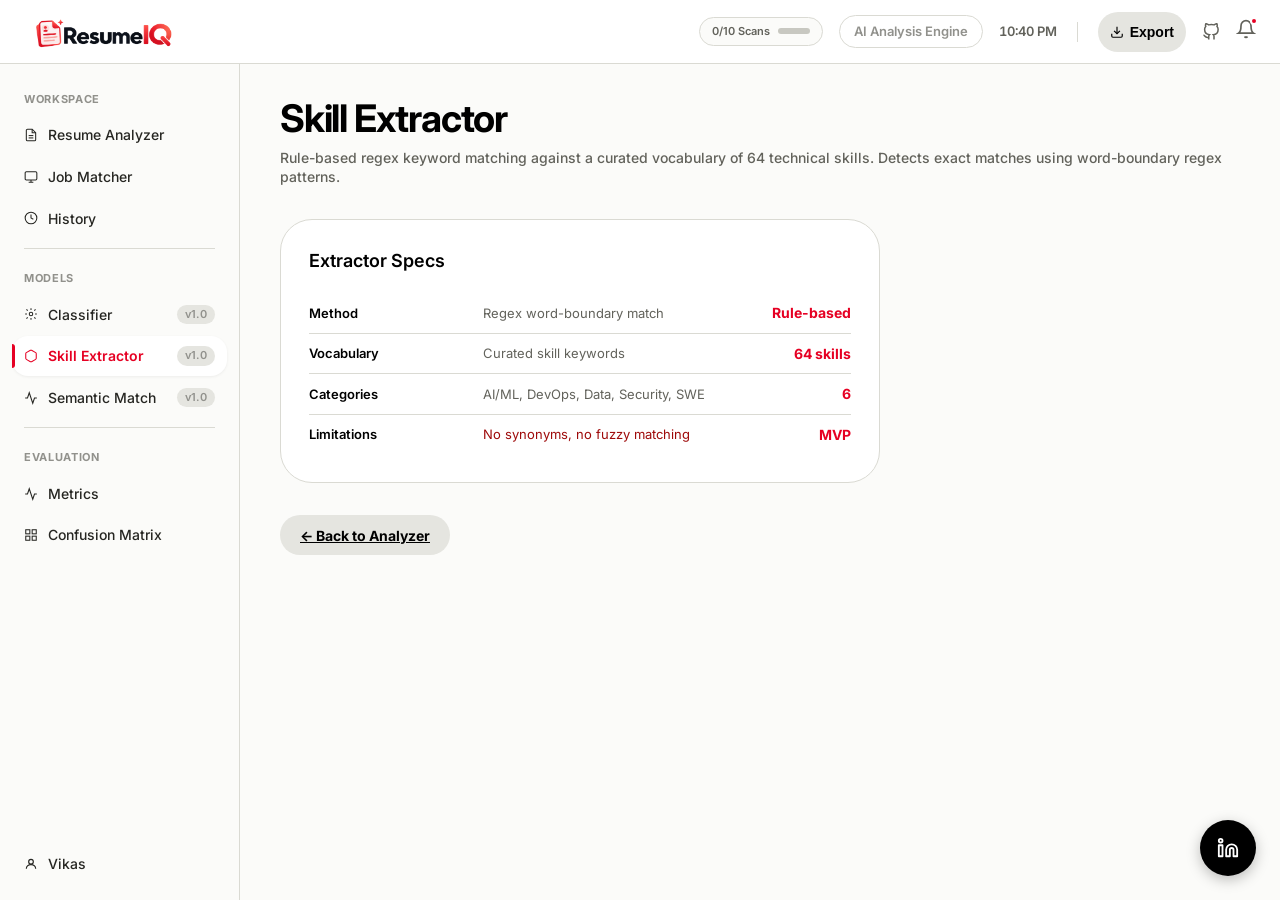
<file: frontend/skill-extractor.html>
<!DOCTYPE html>
<html lang="en">
<head>
<meta charset="UTF-8">
<meta name="viewport" content="width=device-width, initial-scale=1, viewport-fit=cover">
<title>Skill Extractor — ResumeIQ</title>
<link rel="preconnect" href="https://fonts.googleapis.com">
<link rel="preconnect" href="https://fonts.gstatic.com" crossorigin>
<link href="https://fonts.googleapis.com/css2?family=Inter:wght@400;500;600;700&display=swap" rel="stylesheet">
<link rel="stylesheet" href="styles.css">
  <link rel="icon" type="image/png" href="logo-square.png">
</head>
<body>
<div class="shell">

<header class="topbar">
  <a href="index.html" class="topbar-brand">
    <img src="logo-wide.png" alt="ResumeIQ" style="height: 54px; object-fit: contain; margin-top: 4px;">
  </a>

  <div class="topbar-right" style="display: flex; align-items: center; gap: 16px;">
    <!-- Usage Meter -->
    <div class="usage-meter" title="3/10 Free Scans Used" style="display: flex; align-items: center; gap: 8px; background: var(--surface-soft); border: 1px solid var(--hairline); padding: 6px 12px; border-radius: 20px;">
      <div class="usage-text" style="font-size: 11px; font-weight: 600; color: var(--mute);">3/10 Scans</div>
      <div class="usage-bar-bg" style="width: 32px; height: 6px; background: var(--stone); border-radius: 3px; overflow: hidden;">
        <div class="usage-bar-fill" style="height: 100%; width: 30%; background: var(--primary); border-radius: 3px;"></div>
      </div>
    </div>

    <!-- Badge -->
    <span class="badge-model">AI Analysis Engine</span>

    <!-- Clock -->
    <div class="topbar-clock" id="topbarClock" style="font-weight: 600; color: var(--mute);">--:--</div>

    <div style="width: 1px; height: 20px; background: var(--hairline); margin: 0 4px;"></div>

    <!-- Export -->
    <button class="btn-secondary" style="padding: 6px 12px; gap: 6px;" onclick="window.print()">
      <svg width="14" height="14" viewBox="0 0 24 24" fill="none" stroke="currentColor" stroke-width="2"><path d="M21 15v4a2 2 0 0 1-2 2H5a2 2 0 0 1-2-2v-4"/><polyline points="7 10 12 15 17 10"/><line x1="12" y1="15" x2="12" y2="3"/></svg>
      Export
    </button>

    <!-- Github -->
    <a href="https://github.com/Mrvikas06/ResumeIQ" target="_blank" class="topbar-github" title="View Source on GitHub" style="color: var(--mute);">
      <svg width="18" height="18" viewBox="0 0 24 24" fill="none" stroke="currentColor" stroke-width="2"><path d="M9 19c-5 1.5-5-2.5-7-3m14 6v-3.87a3.37 3.37 0 0 0-.94-2.61c3.14-.35 6.44-1.54 6.44-7A5.44 5.44 0 0 0 20 4.77 5.07 5.07 0 0 0 19.91 1S18.73.65 16 2.48a13.38 13.38 0 0 0-7 0C6.27.65 5.09 1 5.09 1A5.07 5.07 0 0 0 5 4.77a5.44 5.44 0 0 0-1.5 3.78c0 5.42 3.3 6.61 6.44 7A3.37 3.37 0 0 0 9 18.13V22"/></svg>
    </a>

    <!-- Notifications -->
    <div class="nav-icon-btn" style="position: relative; cursor: pointer; color: var(--mute);" onclick="window.showToast('You have 1 new job match notification!')" title="Notifications">
      <svg width="20" height="20" viewBox="0 0 24 24" fill="none" stroke="currentColor" stroke-width="2"><path d="M18 8A6 6 0 0 0 6 8c0 7-3 9-3 9h18s-3-2-3-9"/><path d="M13.73 21a2 2 0 0 1-3.46 0"/></svg>
      <div style="position: absolute; top: -2px; right: -2px; width: 8px; height: 8px; background: var(--primary); border-radius: 50%; border: 2px solid var(--canvas);"></div>
    </div>
  </div>
</header>

<nav class="sidebar">
  <div class="sidebar-label">Workspace</div>
  <a href="index.html" class="sidebar-item">
    <svg width="14" height="14" viewBox="0 0 24 24" fill="none" stroke="currentColor" stroke-width="1.8"><path d="M14 2H6a2 2 0 0 0-2 2v16a2 2 0 0 0 2 2h12a2 2 0 0 0 2-2V8z"/><polyline points="14 2 14 8 20 8"/><line x1="16" y1="13" x2="8" y2="13"/><line x1="16" y1="17" x2="8" y2="17"/></svg>
    Resume Analyzer
  </a>
  <a href="job-matcher.html" class="sidebar-item">
    <svg width="14" height="14" viewBox="0 0 24 24" fill="none" stroke="currentColor" stroke-width="1.8"><rect x="2" y="3" width="20" height="14" rx="2"/><path d="M8 21h8M12 17v4"/></svg>
    Job Matcher
  </a>
  <a href="history.html" class="sidebar-item">
    <svg width="14" height="14" viewBox="0 0 24 24" fill="none" stroke="currentColor" stroke-width="1.8"><circle cx="12" cy="12" r="10"/><polyline points="12 6 12 12 16 14"/></svg>
    History
  </a>
  <div class="sidebar-divider"></div>
  <div class="sidebar-label">Models</div>
  <a href="classifier.html" class="sidebar-item"><svg width="14" height="14" viewBox="0 0 24 24" fill="none" stroke="currentColor" stroke-width="1.8"><circle cx="12" cy="12" r="3"/><path d="M12 2v3M12 19v3M4.22 4.22l2.12 2.12M17.66 17.66l2.12 2.12M2 12h3M19 12h3M4.22 19.78l2.12-2.12M17.66 6.34l2.12-2.12"/></svg>Classifier<span class="sidebar-tag">v1.0</span></a>
  <a href="skill-extractor.html" class="sidebar-item active"><svg width="14" height="14" viewBox="0 0 24 24" fill="none" stroke="currentColor" stroke-width="1.8"><path d="M21 16V8a2 2 0 0 0-1-1.73l-7-4a2 2 0 0 0-2 0l-7 4A2 2 0 0 0 3 8v8a2 2 0 0 0 1 1.73l7 4a2 2 0 0 0 2 0l7-4A2 2 0 0 0 21 16z"/></svg>Skill Extractor<span class="sidebar-tag">v1.0</span></a>
  <a href="semantic-match.html" class="sidebar-item"><svg width="14" height="14" viewBox="0 0 24 24" fill="none" stroke="currentColor" stroke-width="1.8"><path d="M22 12h-4l-3 9L9 3l-3 9H2"/></svg>Semantic Match<span class="sidebar-tag">v1.0</span></a>
  <div class="sidebar-divider"></div>
  <div class="sidebar-label">Evaluation</div>
  <a href="metrics.html" class="sidebar-item"><svg width="14" height="14" viewBox="0 0 24 24" fill="none" stroke="currentColor" stroke-width="1.8"><polyline points="22 12 18 12 15 21 9 3 6 12 2 12"/></svg>Metrics</a>
  <a href="confusion-matrix.html" class="sidebar-item"><svg width="14" height="14" viewBox="0 0 24 24" fill="none" stroke="currentColor" stroke-width="1.8"><rect x="3" y="3" width="7" height="7"/><rect x="14" y="3" width="7" height="7"/><rect x="14" y="14" width="7" height="7"/><rect x="3" y="14" width="7" height="7"/></svg>Confusion Matrix</a>

  <div style="margin-top: auto;"></div>
  <a href="#" class="sidebar-item" id="profileBtn" style="margin-top: 8px;">
    <svg width="14" height="14" viewBox="0 0 24 24" fill="none" stroke="currentColor" stroke-width="2"><circle cx="12" cy="8" r="4"/><path d="M4 20c0-4 3.6-7 8-7s8 3 8 7"/></svg>
    Vikas
  </a>
</nav>

<main class="main">
<div class="page">
  <div class="page-header">
    <h1>Skill Extractor</h1>
    <p>Rule-based regex keyword matching against a curated vocabulary of 64 technical skills. Detects exact matches using word-boundary regex patterns.</p>
  </div>
  
    <div class="card" style="margin-top:24px;max-width:600px">
      <div class="card-title">Extractor Specs</div>
      <div class="model-row"><div class="mr-name">Method</div><div class="mr-type">Regex word-boundary match</div><div class="mr-val">Rule-based</div></div>
      <div class="model-row"><div class="mr-name">Vocabulary</div><div class="mr-type">Curated skill keywords</div><div class="mr-val">64 skills</div></div>
      <div class="model-row"><div class="mr-name">Categories</div><div class="mr-type">AI/ML, DevOps, Data, Security, SWE</div><div class="mr-val">6</div></div>
      <div class="model-row"><div class="mr-name">Limitations</div><div class="mr-type" style="color:var(--red)">No synonyms, no fuzzy matching</div><div class="mr-val">MVP</div></div>
    </div>
  <div style="margin-top:32px">
    <a href="index.html" class="btn-secondary">← Back to Analyzer</a>
  </div>
</div>
</main>

</div>
<script src="profile.js"></script>
</body>
</html>
</file>
<file: frontend/styles.css>
@import url('https://fonts.googleapis.com/css2?family=Inter:wght@400;500;600;700&display=swap');

:root {
  --canvas: #ffffff;
  --surface-soft: #fbfbf9;
  --surface-card: #f6f6f3;
  --primary: #e60023;
  --primary-pressed: #cc001f;
  --secondary-bg: #e5e5e0;
  --secondary-pressed: #c8c8c1;
  --hairline: #dadad3;
  --hairline-soft: #e5e5e0;

  --ink: #000000;
  --body: #33332e;
  --charcoal: #262622;
  --mute: #62625b;
  --ash: #91918c;
  --stone: #c8c8c1;
  --on-primary: #ffffff;
  --on-secondary: #000000;

  --green: #103c25;
  --green-bg: #c7f0da;
  --red: #9e0a0a;
  --red-bg: #ffe6e6;
  --yellow: #7a5c00;
  --yellow-bg: #fdf2d1;

  --radius-md: 16px;
  --radius-lg: 32px;
  --radius-full: 9999px;

  --font-sans: 'Inter', -apple-system, system-ui, 'Segoe UI', Roboto, sans-serif;
}

*, *::before, *::after { box-sizing: border-box; margin: 0; padding: 0; }

html {
  font-family: var(--font-sans);
  background: var(--canvas);
  color: var(--body);
  font-size: 16px;
  -webkit-font-smoothing: antialiased;
  -moz-osx-font-smoothing: grayscale;
}
body { line-height: 1.4; }

::-webkit-scrollbar { width: 6px; }
::-webkit-scrollbar-track { background: transparent; }
::-webkit-scrollbar-thumb { background: var(--stone); border-radius: var(--radius-full); }

/* ═══ SHELL LAYOUT ═══ */
.shell {
  display: grid;
  grid-template-columns: 240px 1fr;
  grid-template-rows: 64px 1fr;
  height: 100dvh;
  overflow: hidden;
}

/* ═══ TOPBAR ═══ */
.topbar {
  grid-column: 1 / -1;
  display: flex;
  align-items: center;
  justify-content: space-between;
  padding: 0 24px;
  background: var(--canvas);
  border-bottom: 1px solid var(--hairline);
  position: sticky;
  top: 0;
  z-index: 50;
}
.topbar-brand {
  display: flex;
  align-items: center;
  gap: 10px;
  font-weight: 800;
  font-size: 20px;
  color: var(--ink);
  letter-spacing: -0.5px;
  text-decoration: none;
}
.topbar-center {
  display: flex;
  align-items: center;
  gap: 24px;
  flex: 1;
  justify-content: center;
  padding: 0 40px;
}
.topbar-clock {
  font-size: 13px;
  font-weight: 600;
  color: var(--mute);
  font-variant-numeric: tabular-nums;
}
.topbar-search {
  position: relative;
  width: 280px;
}
.topbar-search svg {
  position: absolute;
  left: 12px;
  top: 50%;
  transform: translateY(-50%);
  color: var(--mute);
}
.topbar-search input {
  width: 100%;
  padding: 8px 16px 8px 36px;
  border-radius: var(--radius-full);
  border: 1px solid var(--hairline);
  background: var(--surface-card);
  font-size: 13px;
  font-family: inherit;
  color: var(--ink);
  outline: none;
  transition: all 0.2s;
}
.topbar-search input:focus {
  border-color: var(--primary);
  box-shadow: 0 0 0 3px rgba(225, 29, 72, 0.1);
}
.topbar-github {
  color: var(--mute);
  display: flex;
  align-items: center;
  justify-content: center;
  transition: color 0.2s;
}
.topbar-github:hover {
  color: var(--ink);
}
.brand-dot {
  width: 32px; height: 32px;
  border-radius: 8px;
  background: var(--ink);
  color: #fff;
  display: grid; place-items: center;
  font-size: 16px; font-weight: 700;
}
.topbar-right {
  display: flex;
  align-items: center;
  gap: 16px;
}
.badge-model {
  font-size: 13px;
  font-weight: 600;
  color: var(--ash);
  background: transparent;
  border: 1px solid var(--hairline);
  padding: 6px 14px;
  border-radius: var(--radius-full);
}

/* ═══ SIDEBAR ═══ */
.sidebar {
  background: var(--surface-soft);
  border-right: 1px solid var(--hairline);
  padding: 16px 12px;
  overflow-y: auto;
  display: flex;
  flex-direction: column;
  gap: 2px;
}
.sidebar-label {
  font-size: 11px;
  font-weight: 700;
  color: var(--ash);
  padding: 12px 12px 6px;
  text-transform: uppercase;
  letter-spacing: 0.06em;
}
.sidebar-item {
  display: flex;
  align-items: center;
  gap: 10px;
  padding: 10px 12px;
  border-radius: var(--radius-md);
  cursor: pointer;
  color: var(--charcoal);
  font-size: 14px;
  font-weight: 500;
  text-decoration: none;
  transition: all 0.15s;
  position: relative;
}
.sidebar-item:hover {
  background: var(--secondary-bg);
}
.sidebar-item.active {
  background: var(--canvas);
  color: var(--primary);
  font-weight: 600;
  box-shadow: 0 1px 3px rgba(0,0,0,0.06);
}
.sidebar-item.active::before {
  content: '';
  position: absolute;
  left: 0; top: 8px; bottom: 8px;
  width: 3px;
  background: var(--primary);
  border-radius: 0 3px 3px 0;
}
.sidebar-tag {
  margin-left: auto;
  font-size: 11px;
  font-weight: 600;
  color: var(--ash);
  background: var(--secondary-bg);
  padding: 2px 8px;
  border-radius: var(--radius-full);
}
.sidebar-divider {
  height: 1px;
  background: var(--hairline);
  margin: 8px 12px;
}

/* ═══ MAIN CONTENT ═══ */
.main {
  overflow-y: auto;
  background: var(--surface-soft);
}
.page {
  padding: 32px 40px;
  max-width: 1100px;
  margin: 0 auto;
}

.page-header { margin-bottom: 32px; }
.page-header h1 {
  font-size: 38px;
  font-weight: 700;
  letter-spacing: -1.2px;
  color: var(--ink);
  line-height: 1.2;
}
.page-header p {
  color: var(--mute);
  font-size: 14px;
  margin-top: 6px;
  font-weight: 500;
}

/* ═══ UPLOAD ZONE ═══ */
.input-grid {
  display: grid;
  grid-template-columns: 1fr 1fr;
  gap: 24px;
  margin-bottom: 24px;
}
.field-group { display: flex; flex-direction: column; gap: 8px; }
.field-label {
  font-size: 14px;
  color: var(--ink);
  font-weight: 600;
}

.upload-zone {
  border: 2px dashed var(--hairline);
  border-radius: var(--radius-md);
  padding: 24px;
  display: flex;
  flex-direction: column;
  align-items: center;
  justify-content: center;
  gap: 12px;
  cursor: pointer;
  transition: all 0.2s;
  background: var(--canvas);
  min-height: 120px;
  text-align: center;
}
.upload-zone:hover {
  border-color: var(--primary);
  background: #fff5f5;
}
.upload-zone.drag-over {
  border-color: var(--primary);
  background: #fff0f0;
  border-style: solid;
}
.upload-zone.has-file {
  border-color: var(--green);
  border-style: solid;
  background: var(--green-bg);
}
.upload-icon {
  width: 40px; height: 40px;
  background: var(--surface-card);
  border-radius: var(--radius-md);
  display: grid; place-items: center;
  color: var(--mute);
}
.upload-zone.has-file .upload-icon {
  background: var(--green);
  color: var(--on-primary);
}
.upload-text {
  font-size: 14px;
  color: var(--mute);
  font-weight: 500;
}
.upload-text strong {
  color: var(--ink);
  font-weight: 600;
}
.upload-btn {
  display: inline-flex;
  align-items: center;
  gap: 6px;
  background: var(--ink);
  color: var(--on-primary);
  font-size: 13px;
  font-weight: 700;
  border: none;
  border-radius: var(--radius-full);
  padding: 8px 18px;
  cursor: pointer;
  transition: background 0.15s;
}
.upload-btn:hover { background: var(--charcoal); }
.upload-meta {
  font-size: 12px;
  color: var(--ash);
  font-weight: 500;
}
.upload-filename {
  font-size: 13px;
  color: var(--green);
  font-weight: 600;
}

textarea {
  width: 100%;
  background: var(--canvas);
  border: 1px solid var(--hairline);
  border-radius: var(--radius-md);
  color: var(--ink);
  font-family: var(--font-sans);
  font-size: 14px;
  padding: 14px 16px;
  resize: vertical;
  outline: none;
  transition: all 0.15s;
  line-height: 1.5;
  min-height: 160px;
}
textarea:focus {
  border-color: var(--ink);
  box-shadow: 0 0 0 3px rgba(0,0,0,0.06);
}
textarea::placeholder { color: var(--ash); }

/* ═══ BUTTONS ═══ */
.btn-primary {
  display: inline-flex;
  align-items: center;
  justify-content: center;
  gap: 8px;
  background: var(--primary);
  color: var(--on-primary);
  font-weight: 700;
  font-size: 14px;
  border: none;
  border-radius: var(--radius-full);
  padding: 10px 24px;
  cursor: pointer;
  transition: background 0.15s;
  height: 40px;
}
.btn-primary:hover { background: var(--primary-pressed); }
.btn-primary:disabled { background: var(--secondary-bg); color: var(--ash); cursor: not-allowed; }

.btn-secondary {
  display: inline-flex;
  align-items: center;
  justify-content: center;
  gap: 6px;
  background: var(--secondary-bg);
  color: var(--on-secondary);
  font-weight: 700;
  font-size: 14px;
  border: none;
  border-radius: var(--radius-full);
  padding: 10px 20px;
  cursor: pointer;
  transition: background 0.15s;
  height: 40px;
}
.btn-secondary:hover { background: var(--secondary-pressed); }

.btn-demo, .btn-clear {
  display: inline-flex;
  align-items: center;
  justify-content: center;
  gap: 6px;
  font-weight: 600;
  font-size: 14px;
  border-radius: var(--radius-full);
  padding: 10px 20px;
  cursor: pointer;
  transition: all 0.15s;
  height: 40px;
}
.btn-demo {
  background: var(--surface-card);
  color: var(--ink);
  border: 1px solid var(--hairline);
}
.btn-demo:hover {
  background: var(--secondary-bg);
  border-color: var(--stone);
}
.btn-clear {
  background: transparent;
  color: var(--mute);
  border: 1px solid var(--hairline);
}
.btn-clear:hover {
  background: var(--red-bg);
  color: var(--red);
  border-color: var(--red);
}

.action-bar {
  display: flex;
  gap: 10px;
  align-items: center;
  flex-wrap: wrap;
}

/* ═══ RESULTS ═══ */
.results {
  display: none;
  flex-direction: column;
  gap: 24px;
  margin-top: 40px;
}
.results.visible { display: flex; }

/* ═══ CARDS ═══ */
.card {
  background: var(--canvas);
  border: 1px solid var(--hairline);
  border-radius: var(--radius-lg);
  padding: 28px;
}
.card-title {
  font-size: 18px;
  font-weight: 600;
  color: var(--ink);
  margin-bottom: 20px;
}

/* ═══ ATS HERO ═══ */
.ats-hero {
  background: var(--canvas);
  border: 1px solid var(--hairline);
  border-radius: var(--radius-lg);
  padding: 28px;
  display: grid;
  grid-template-columns: auto 1fr auto;
  gap: 28px;
  align-items: center;
}
.ring-wrap {
  position: relative;
  width: 110px; height: 110px;
  flex-shrink: 0;
}
.ring-wrap svg { transform: rotate(-90deg); }
.ring-bg { stroke: var(--hairline); }
.ring-label {
  position: absolute; inset: 0;
  display: flex; flex-direction: column;
  align-items: center; justify-content: center;
}
.score-num {
  font-size: 32px; font-weight: 700;
  letter-spacing: -1.2px; color: var(--ink); line-height: 1;
}
.score-sub {
  font-size: 12px; color: var(--mute);
  font-weight: 600; margin-top: 2px;
}
.hero-meta h2 {
  font-size: 22px; font-weight: 700;
  letter-spacing: -0.5px; color: var(--ink); margin-bottom: 6px;
}
.hero-meta p { font-size: 14px; color: var(--mute); max-width: 460px; }
.hero-right { display: flex; flex-direction: column; align-items: flex-end; gap: 6px; }

.verdict-chip {
  display: inline-flex; align-items: center; gap: 6px;
  font-size: 13px; font-weight: 700;
  padding: 6px 14px; border-radius: var(--radius-full);
}
.verdict-chip.good { background: var(--green-bg); color: var(--green); }
.verdict-chip.warn { background: var(--yellow-bg); color: var(--yellow); }
.verdict-chip.bad { background: var(--red-bg); color: var(--red); }

/* ═══ METRICS ROW ═══ */
.metrics-row { display: grid; grid-template-columns: repeat(3, 1fr); gap: 16px; }
.metric-card {
  background: var(--canvas);
  border: 1px solid var(--hairline);
  border-radius: var(--radius-md); padding: 20px;
}
.mc-label { font-size: 12px; color: var(--mute); font-weight: 600; text-transform: uppercase; letter-spacing: 0.04em; }
.mc-val { font-size: 32px; font-weight: 700; letter-spacing: -1.2px; margin: 6px 0; color: var(--ink); }
.mc-bar { height: 6px; background: var(--surface-card); border-radius: var(--radius-full); overflow: hidden; }
.mc-bar-fill { height: 100%; border-radius: var(--radius-full); transition: width 0.7s cubic-bezier(0.22, 1, 0.36, 1); }

/* ═══ PROS & CONS ═══ */
.section-label {
  font-size: 12px; font-weight: 700; color: var(--ash);
  text-transform: uppercase; letter-spacing: 0.06em; margin-bottom: 12px;
}
.pc-grid { display: grid; grid-template-columns: 1fr 1fr; gap: 16px; }
.pc-card {
  background: var(--canvas); border: 1px solid var(--hairline);
  border-radius: var(--radius-lg); padding: 24px;
}
.pc-head {
  display: flex; align-items: center; gap: 8px;
  font-size: 16px; font-weight: 600; color: var(--ink); margin-bottom: 16px;
}
.pc-item {
  display: flex; align-items: flex-start; gap: 10px;
  font-size: 14px; color: var(--body); margin-bottom: 10px; line-height: 1.5;
}
.pc-dot { width: 7px; height: 7px; border-radius: var(--radius-full); flex-shrink: 0; margin-top: 6px; }
.pros .pc-dot { background: var(--green); }
.cons .pc-dot { background: var(--red); }

/* ═══ SKILL BARS ═══ */
.skill-row { display: flex; align-items: center; gap: 14px; margin-bottom: 10px; }
.skill-name { font-size: 13px; font-weight: 600; min-width: 130px; color: var(--ink); }
.skill-bar-wrap { flex: 1; height: 7px; background: var(--surface-card); border-radius: var(--radius-full); overflow: hidden; }
.skill-bar-fill { height: 100%; border-radius: var(--radius-full); transition: width 0.6s cubic-bezier(0.22, 1, 0.36, 1); }
.skill-pct { font-size: 13px; color: var(--mute); min-width: 36px; text-align: right; font-weight: 600; }

/* ═══ CHIPS ═══ */
.chips { display: flex; flex-wrap: wrap; gap: 8px; margin-top: 8px; }
.chip {
  font-size: 13px; font-weight: 600;
  padding: 6px 14px; border-radius: var(--radius-full); white-space: nowrap;
}
.chip.matched { background: var(--ink); color: var(--on-primary); }
.chip.missing { background: var(--canvas); color: var(--red); border: 1px solid var(--red-bg); }
.chip.extra { background: var(--surface-card); color: var(--mute); }
.chips-section { margin-top: 20px; }
.chips-label { font-size: 12px; color: var(--ash); font-weight: 600; text-transform: uppercase; letter-spacing: 0.04em; margin-bottom: 6px; }

/* ═══ MODEL TABLE ═══ */
.model-row {
  display: grid; grid-template-columns: 160px 1fr auto;
  align-items: center; gap: 14px; padding: 10px 0;
  border-bottom: 1px solid var(--hairline);
}
.model-row:last-child { border-bottom: none; }
.mr-name { font-size: 13px; font-weight: 600; color: var(--ink); }
.mr-type { font-size: 13px; color: var(--mute); }
.mr-val { font-size: 14px; font-weight: 700; color: var(--primary); }

/* ═══ RECOMMENDATION ═══ */
.reco-box {
  background: var(--canvas); border: 1px solid var(--hairline);
  border-radius: var(--radius-md); padding: 20px;
  font-size: 14px; color: var(--body); line-height: 1.6;
}
.reco-box strong { color: var(--ink); font-weight: 700; }

/* ═══ LOADER ═══ */
.loader {
  display: none; flex-direction: column;
  align-items: center; gap: 16px; padding: 64px 0;
}
.loader.visible { display: flex; }
.spinner {
  width: 40px; height: 40px;
  border: 3px solid var(--hairline);
  border-top-color: var(--primary);
  border-radius: var(--radius-full);
  animation: spin 0.7s linear infinite;
}
@keyframes spin { to { transform: rotate(360deg); } }
.loader-text { font-size: 14px; font-weight: 600; color: var(--mute); }

/* ═══ COMING SOON PAGE ═══ */
.coming-soon {
  display: flex; flex-direction: column;
  align-items: center; justify-content: center;
  text-align: center; padding: 80px 40px; gap: 16px;
}
.coming-soon-icon {
  width: 64px; height: 64px;
  background: var(--surface-card);
  border-radius: var(--radius-lg);
  display: grid; place-items: center;
  color: var(--ash);
}
.coming-soon h2 { font-size: 22px; font-weight: 700; color: var(--ink); }
.coming-soon p { font-size: 14px; color: var(--mute); max-width: 400px; }
.coming-soon .btn-secondary { margin-top: 8px; }

/* ═══ RESPONSIVE ═══ */
@media (max-width: 1024px) {
  .shell { grid-template-columns: 1fr; }
  .sidebar { display: none; }
  .page { padding: 24px 16px; }
  .ats-hero { grid-template-columns: 1fr; text-align: center; }
  .hero-right { align-items: center; }
  .input-grid, .metrics-row, .pc-grid { grid-template-columns: 1fr; }
}

/* ═══ PRINT STYLES ═══ */
@media print {
  .topbar, .sidebar, #toastContainer, .usage-meter, .nav-icon-btn, .topbar-github, .badge-model, .btn-secondary, .btn-primary { display: none !important; }
  .shell { display: block !important; height: auto !important; overflow: visible !important; }
  .main { overflow-y: visible !important; background: #fff !important; }
  body { background: #fff !important; color: #000 !important; }
  .page { max-width: 100% !important; margin: 0 !important; padding: 0 !important; box-shadow: none !important; }
  .card { box-shadow: none !important; border: 1px solid #ccc !important; break-inside: avoid; }
}
</file>
